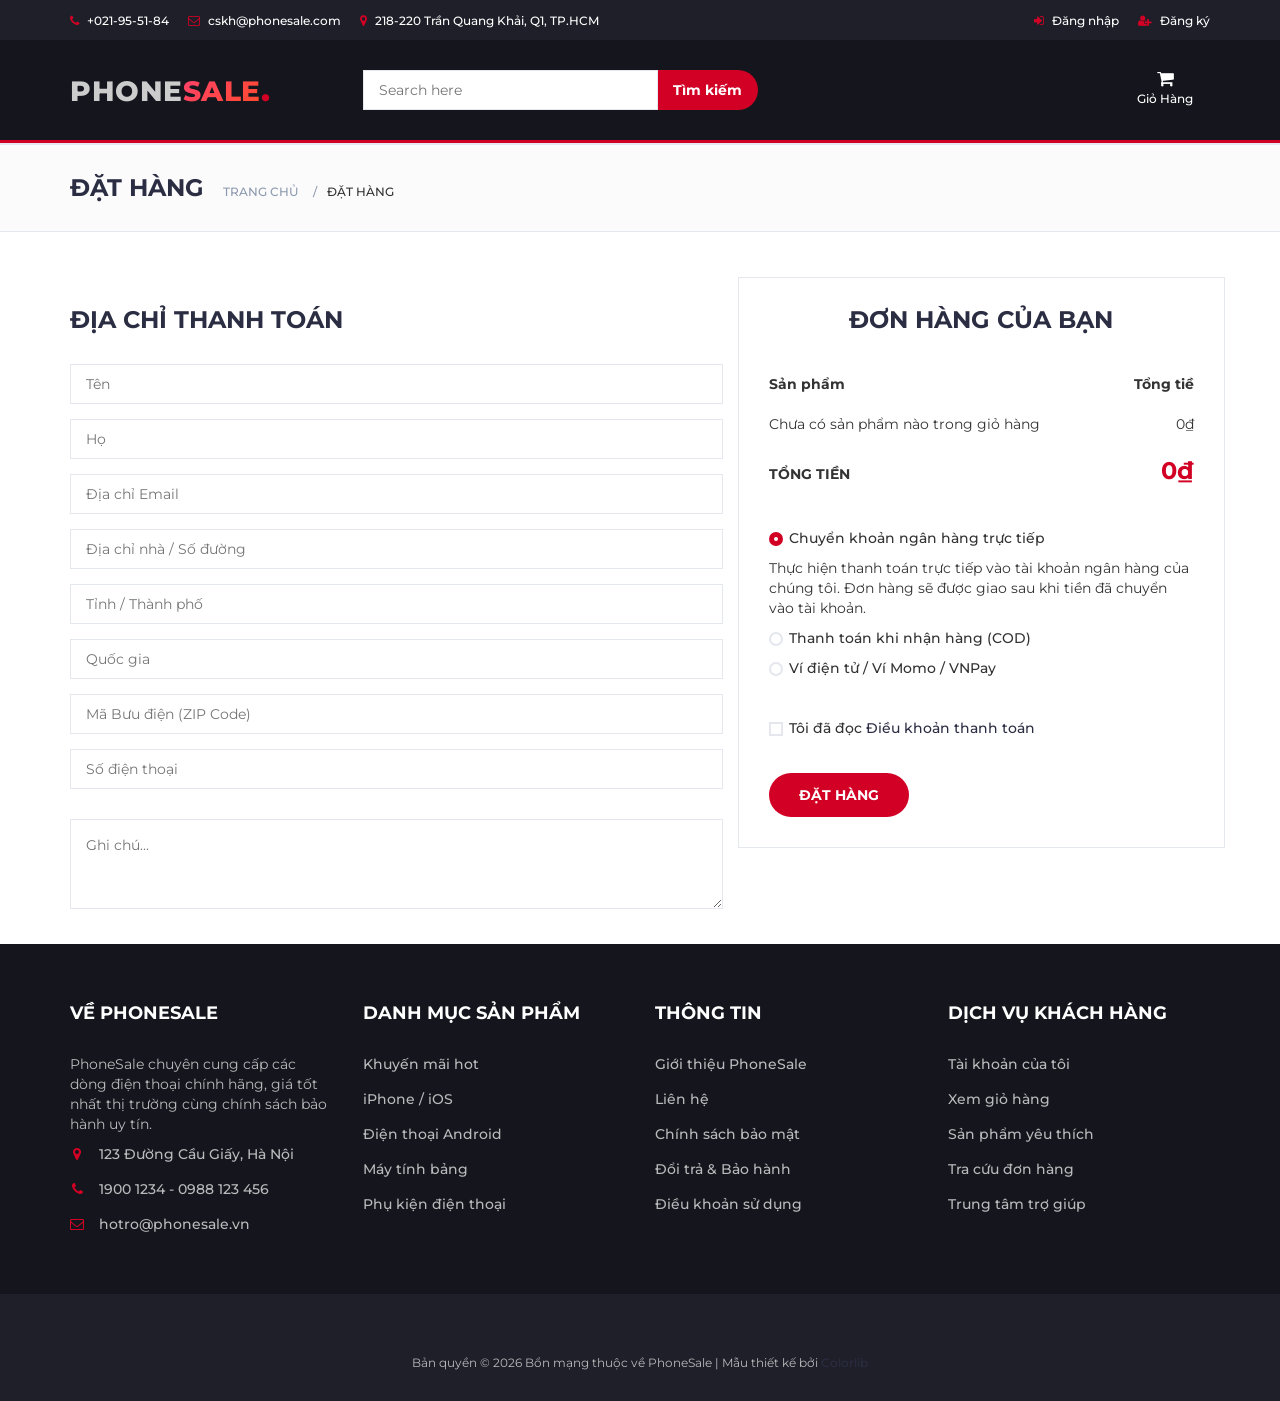
<file: checkout.html>
<!DOCTYPE html>
<html lang="en">

<head>
	<meta charset="utf-8">
	<meta http-equiv="X-UA-Compatible" content="IE=edge">
	<meta name="viewport" content="width=device-width, initial-scale=1">
	<!-- The above 3 meta tags *must* come first in the head; any other head content must come *after* these tags -->

	<title>PhoneSale</title>

	<!-- Google font -->
	<link href="https://fonts.googleapis.com/css?family=Montserrat:400,500,700" rel="stylesheet">

	<!-- Bootstrap -->
	<link type="text/css" rel="stylesheet" href="css/bootstrap.min.css" />

	<!-- Slick -->
	<link type="text/css" rel="stylesheet" href="css/slick.css" />
	<link type="text/css" rel="stylesheet" href="css/slick-theme.css" />

	<!-- nouislider -->
	<link type="text/css" rel="stylesheet" href="css/nouislider.min.css" />

	<!-- Font Awesome Icon -->
	<link rel="stylesheet" href="css/font-awesome.min.css">

	<!-- Custom stlylesheet -->
	<link type="text/css" rel="stylesheet" href="css/style.css" />



</head>

<body>
	<!-- HEADER -->
	<header>
		<!-- TOP HEADER -->
		<div id="top-header">
			<div class="container">
				<ul class="header-links pull-left">
					<li><a href="#"><i class="fa fa-phone"></i> +021-95-51-84</a></li>
					<li><a href="#"><i class="fa fa-envelope-o"></i> cskh@phonesale.com</a></li>
					<li><a href="#"><i class="fa fa-map-marker"></i> 218-220 Trần Quang Khải, Q1, TP.HCM</a></li>
				</ul>
				<ul class="header-links pull-right" id="auth-links">
					

				</ul>
			</div>
		</div>
		<!-- /TOP HEADER -->

		<!-- MAIN HEADER -->
		<div id="header">
			<!-- container -->
			<div class="container">
				<!-- row -->
				<div class="row">
					<!-- LOGO -->
					<div class="col-md-3">
						<div class="header-logo">
							<a href="index.html" class="logo-text">
								<span class="brand-phone">Phone</span><span class="brand-sale">Sale</span><span
									class="brand-dot">.</span>
							</a>
						</div>
					</div>
					<!-- /LOGO -->

					<!-- SEARCH BAR -->
					<div class="col-md-6">
						<div class="header-search">
							<form action="products.html">

								<input class="input" placeholder="Search here">
								<button class="search-btn">Tìm kiếm</button>
							</form>
						</div>
					</div>
					<!-- /SEARCH BAR -->

					<!-- ACCOUNT -->
					<div class="col-md-3 clearfix">
						<div class="header-ctn">


							<!-- Cart -->
							<div class="dropdown">
								<a href="cart.html">
									<i class="fa fa-shopping-cart"></i>
									<span>Giỏ Hàng</span>

								</a>
							</div>
							<!-- /Cart -->

							<!-- Menu Toogle -->
							<div class="menu-toggle">
								<a href="#">
									<i class="fa fa-bars"></i>
									<span>Menu</span>
								</a>
							</div>
							<!-- /Menu Toogle -->
						</div>
					</div>
					<!-- /ACCOUNT -->
				</div>
				<!-- row -->
			</div>
			<!-- container -->
		</div>
		<!-- /MAIN HEADER -->
	</header>
	<!-- /HEADER -->

	<!-- NAVIGATION -->
	<nav id="navigation">
		<!-- container -->
		<div class="container">
			<!-- responsive-nav -->
			<div id="responsive-nav">
				<!-- NAV -->

				<!-- /NAV -->
			</div>
			<!-- /responsive-nav -->
		</div>
		<!-- /container -->
	</nav>
	<!-- /NAVIGATION -->

	<!-- BREADCRUMB -->
	<div id="breadcrumb" class="section">
		<!-- container -->
		<div class="container">
			<!-- row -->
			<div class="row">
				<div class="col-md-12">
					<h3 class="breadcrumb-header">Đặt hàng</h3>
					<ul class="breadcrumb-tree">
						<li><a href="index.html">Trang chủ</a></li>
						<li class="active">Đặt hàng</li>
					</ul>
				</div>
			</div>
			<!-- /row -->
		</div>
		<!-- /container -->
	</div>
	<!-- /BREADCRUMB -->

	<!-- SECTION -->
	<div class="section">
		<!-- container -->
		<div class="container">
			<!-- row -->
			<div class="row">

				<div class="col-md-7">
					<!-- Billing Details -->
					<div class="billing-details">
						<div class="section-title">
							<h3 class="title">Địa chỉ thanh toán</h3>
						</div>
						<div class="form-group">
							<input class="input" type="text" name="first-name" placeholder="Tên">
						</div>
						<div class="form-group">
							<input class="input" type="text" name="last-name" placeholder="Họ">
						</div>
						<div class="form-group">
							<input class="input" type="email" name="email" placeholder="Địa chỉ Email">
						</div>
						<div class="form-group">
							<input class="input" type="text" name="address" placeholder="Địa chỉ nhà / Số đường">
						</div>
						<div class="form-group">
							<input class="input" type="text" name="city" placeholder="Tỉnh / Thành phố">
						</div>
						<div class="form-group">
							<input class="input" type="text" name="country" placeholder="Quốc gia">
						</div>
						<div class="form-group">
							<input class="input" type="text" name="zip-code" placeholder="Mã Bưu điện (ZIP Code)">
						</div>
						<div class="form-group">
							<input class="input" type="tel" name="tel" placeholder="Số điện thoại">
						</div>
					</div>


					<!-- Order notes -->
					<div class="order-notes">
						<textarea class="input" placeholder="Ghi chú..."></textarea>
					</div>
					<!-- /Order notes -->
				</div>

				<!-- Order Details -->
				<div class="col-md-5 order-details">
					<div class="section-title text-center">
						<h3 class="title">Đơn hàng của bạn</h3>
					</div>
					<div class="order-summary">
						<div class="order-col">
							<div><strong>Sản phẩm</strong></div>
							<div><strong>Tổng tiề</strong></div>
						</div>
						<div class="order-products">

						</div>

						<div class="order-col">
							<div><strong>TỔNG TIỀN</strong></div>
							<div><strong class="order-total">$2940.00</strong></div>
						</div>
					</div>
					<div class="payment-method">
						<div class="input-radio">
							<input type="radio" name="payment" id="payment-1" checked>
							<label for="payment-1">
								<span></span>
								Chuyển khoản ngân hàng trực tiếp
							</label>
							<div class="caption">
								<p>Thực hiện thanh toán trực tiếp vào tài khoản ngân hàng của chúng tôi. Đơn hàng sẽ
									được giao sau khi tiền đã chuyển vào tài khoản.</p>
							</div>
						</div>
						<div class="input-radio">
							<input type="radio" name="payment" id="payment-2">
							<label for="payment-2">
								<span></span>
								Thanh toán khi nhận hàng (COD)
							</label>
							<div class="caption">
								<p>Bạn sẽ thanh toán trực tiếp bằng tiền mặt cho nhân viên giao hàng ngay khi nhận được
									sản phẩm.</p>
							</div>
						</div>
						<div class="input-radio">
							<input type="radio" name="payment" id="payment-3">
							<label for="payment-3">
								<span></span>
								Ví điện tử / Ví Momo / VNPay
							</label>
							<div class="caption">
								<p>Thanh toán an toàn, nhanh chóng qua cổng thanh toán trực tuyến hoặc quét mã QR.</p>
							</div>
						</div>
					</div>
					<div class="input-checkbox">
						<input type="checkbox" id="terms">
						<label for="terms">
							<span></span>
							Tôi đã đọc <a href="#">Điều khoản thanh toán</a>
						</label>
					</div>
					<button type="button" onclick="handleOrder()" class="primary-btn order-submit">Đặt hàng</a>
				</div>
				<!-- /Order Details -->
			</div>
			<!-- /row -->
		</div>
		<!-- /container -->
	</div>
	<!-- /SECTION -->



	<!-- FOOTER -->
	<footer id="footer">
		<!-- top footer -->
		<div class="section">
			<!-- container -->
			<div class="container">
				<!-- row -->
				<div class="row">
					<div class="col-md-3 col-xs-6">
						<div class="footer">
							<h3 class="footer-title">Về PhoneSale</h3>
							<p>PhoneSale chuyên cung cấp các dòng điện thoại chính hãng, giá tốt nhất thị trường cùng
								chính sách bảo hành uy tín.</p>
							<ul class="footer-links">
								<li><a href="#"><i class="fa fa-map-marker"></i>123 Đường Cầu Giấy, Hà Nội</a></li>
								<li><a href="#"><i class="fa fa-phone"></i>1900 1234 - 0988 123 456</a></li>
								<li><a href="#"><i class="fa fa-envelope-o"></i>hotro@phonesale.vn</a></li>
							</ul>
						</div>
					</div>

					<div class="col-md-3 col-xs-6">
						<div class="footer">
							<h3 class="footer-title">Danh Mục Sản Phẩm</h3>
							<ul class="footer-links">
								<li><a href="#">Khuyến mãi hot</a></li>
								<li><a href="#">iPhone / iOS</a></li>
								<li><a href="#">Điện thoại Android</a></li>
								<li><a href="#">Máy tính bảng</a></li>
								<li><a href="#">Phụ kiện điện thoại</a></li>
							</ul>
						</div>
					</div>

					<div class="clearfix visible-xs"></div>

					<div class="col-md-3 col-xs-6">
						<div class="footer">
							<h3 class="footer-title">Thông Tin</h3>
							<ul class="footer-links">
								<li><a href="#">Giới thiệu PhoneSale</a></li>
								<li><a href="contact.html">Liên hệ</a></li>
								<li><a href="#">Chính sách bảo mật</a></li>
								<li><a href="#">Đổi trả & Bảo hành</a></li>
								<li><a href="#">Điều khoản sử dụng</a></li>
							</ul>
						</div>
					</div>

					<div class="col-md-3 col-xs-6">
						<div class="footer">
							<h3 class="footer-title">Dịch Vụ Khách Hàng</h3>
							<ul class="footer-links">
								<li><a href="#">Tài khoản của tôi</a></li>
								<li><a href="#">Xem giỏ hàng</a></li>
								<li><a href="#">Sản phẩm yêu thích</a></li>
								<li><a href="#">Tra cứu đơn hàng</a></li>
								<li><a href="#">Trung tâm trợ giúp</a></li>
							</ul>
						</div>
					</div>
				</div>
				<!-- /row -->
			</div>
			<!-- /container -->
		</div>
		<!-- /top footer -->

		<!-- bottom footer -->
		<div id="bottom-footer" class="section">
			<div class="container">
				<!-- row -->
				<div class="row">
					<div class="col-md-12 text-center">

						<span class="copyright">
							<!-- Link back to Colorlib can't be removed. Template is licensed under CC BY 3.0. -->
							Bản quyền &copy;
							<script>document.write(new Date().getFullYear());</script> Bổn mạng thuộc về PhoneSale | Mẫu
							thiết kế bởi <a href="https://colorlib.com" target="_blank">Colorlib</a>
							<!-- Link back to Colorlib can't be removed. Template is licensed under CC BY 3.0. -->
						</span>
					</div>
				</div>
				<!-- /row -->
			</div>
			<!-- /container -->
		</div>
		<!-- /bottom footer -->
	</footer>
	<!-- /FOOTER -->

	<!-- jQuery Plugins -->
	<script src="js/jquery.min.js"></script>
	<script src="js/bootstrap.min.js"></script>
	<script src="js/slick.min.js"></script>
	<script src="js/nouislider.min.js"></script>
	<script src="js/jquery.zoom.min.js"></script>
	<script src="js/main.js"></script>
	<script>
		document.addEventListener('DOMContentLoaded', function () {
			// 1. Quản lý trạng thái đăng nhập / đăng xuất
			const authContainer = document.getElementById('auth-links');
			const currentUser = JSON.parse(localStorage.getItem('currentUser')) ||
				JSON.parse(sessionStorage.getItem('currentUser'));

			if (authContainer) {
				if (currentUser) {
					authContainer.innerHTML = `
                
                <li>
                    <a href="profile.html">
                        <i class="fa fa-user-o"></i> ${currentUser.fullName || 'Tài khoản'}
                    </a>
                </li>
                <li>
                    <a href="#" id="btnLogout">
                        <i class="fa fa-sign-out"></i> Đăng xuất
                    </a>
                </li>
            `;

					document.getElementById('btnLogout').addEventListener('click', function (e) {
						e.preventDefault();
						localStorage.removeItem('currentUser');
						sessionStorage.removeItem('currentUser');
						alert('Đã đăng xuất thành công!');
						window.location.reload();
					});
				} else {
					authContainer.innerHTML = `
                
                <li>
                    <a href="login.html">
                        <i class="fa fa-sign-in"></i> Đăng nhập
                    </a>
                </li>
                <li>
                    <a href="register.html">
                        <i class="fa fa-user-plus"></i> Đăng ký
                    </a>
                </li>
            `;
				}
			}

			function formatCurrency(amount) {
				return new Intl.NumberFormat('vi-VN').format(amount) + '₫';
			}

			const cart = JSON.parse(localStorage.getItem('cart')) || [];
			const orderProductsContainer = document.querySelector('.order-products');
			const orderTotalElement = document.querySelector('.order-total');

			if (!orderProductsContainer) return;

			if (cart.length === 0) {
				orderProductsContainer.innerHTML = `
            <div class="order-col">
                <div>Chưa có sản phẩm nào trong giỏ hàng</div>
                <div>0₫</div>
            </div>`;
				if (orderTotalElement) orderTotalElement.textContent = '0₫';
				return;
			}

			let grandTotal = 0;

			orderProductsContainer.innerHTML = cart.map(item => {
				const rawPrice = item.unitPrice ?? item.price ?? 0;
				let priceNum = 0;

				if (typeof rawPrice === 'number') {
					priceNum = rawPrice;
				} else if (typeof rawPrice === 'string') {
					priceNum = parseFloat(rawPrice.replace(/[^\d]/g, '')) || 0;
				}

				const quantity = item.quantity || item.qty || 1;
				const itemTotal = priceNum * quantity;
				grandTotal += itemTotal;

				const optionText = [item.storage, item.color].filter(Boolean).join(' - ');
				const optionDisplay = optionText ? ` <small style="color: #888;">(${optionText})</small>` : '';

				return `
            <div class="order-col">
                <div>${quantity}x ${item.name || item.title || 'Sản phẩm'}${optionDisplay}</div>
                <div>${formatCurrency(itemTotal)}</div>
            </div>
        `;
			}).join('');

			if (orderTotalElement) {
				orderTotalElement.textContent = formatCurrency(grandTotal);
			}
		});
		function handleOrder() {
			alert('Đặt hàng thành công!');
			window.location.href = 'index.html'
		}
	</script>

</body>

</html>
</file>
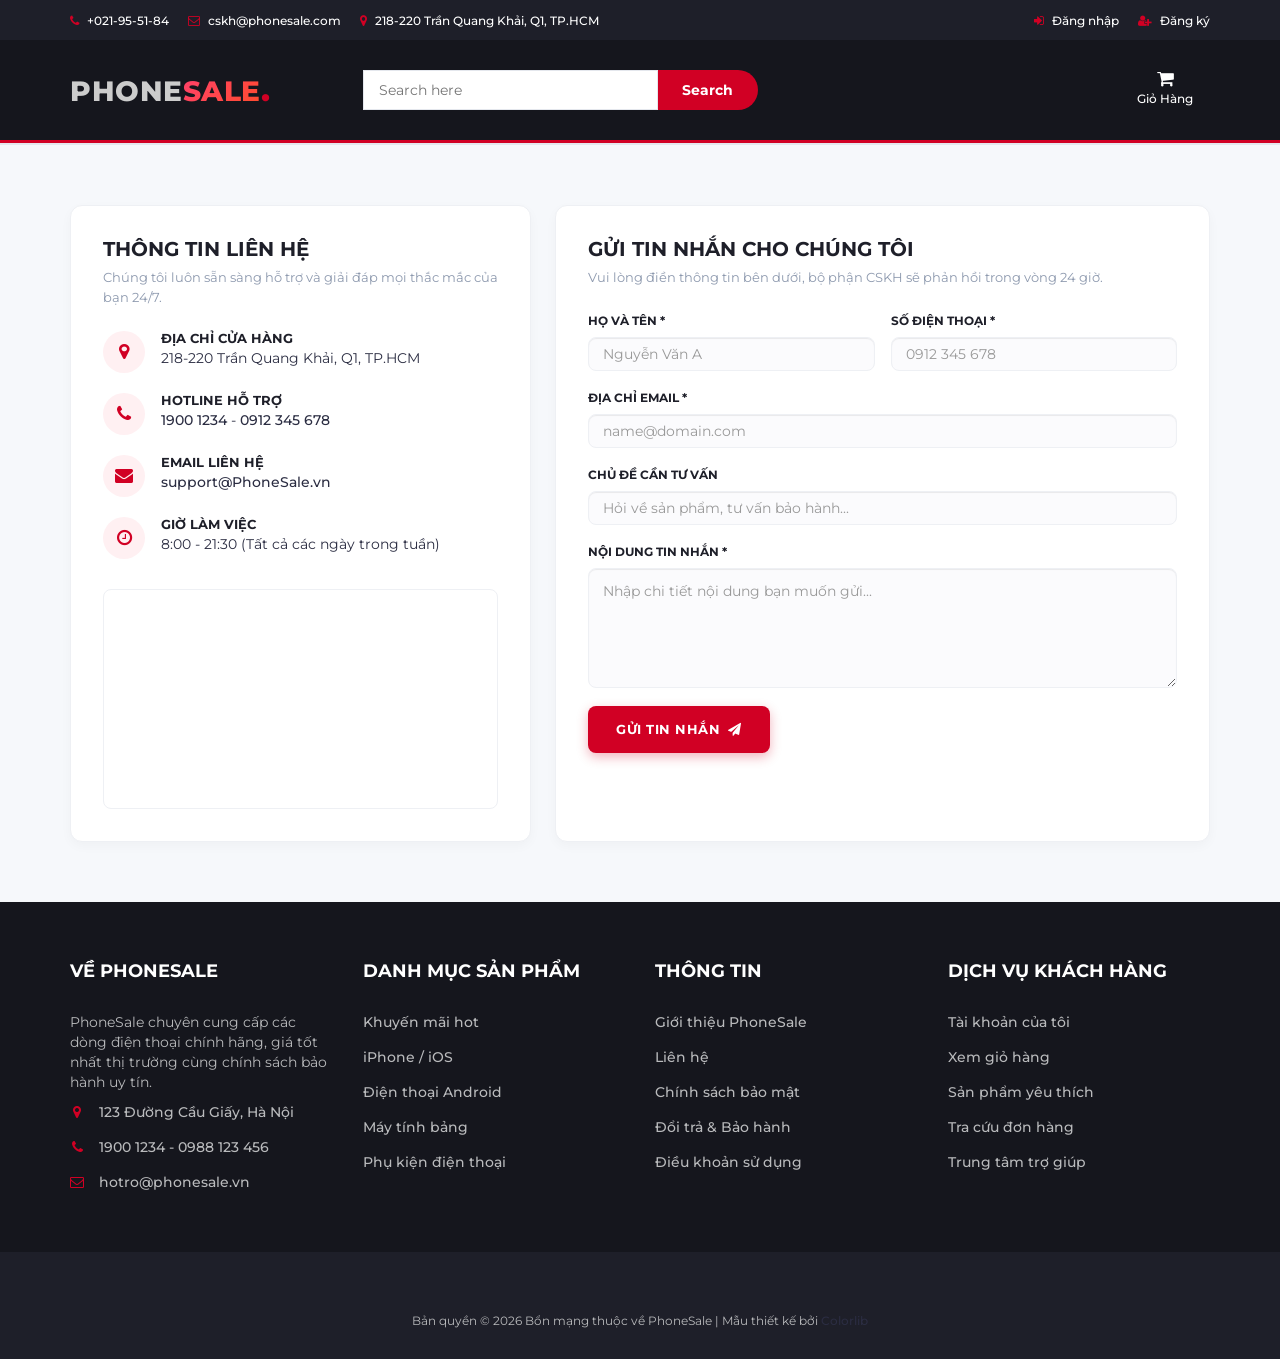
<file: contact.html>
<!DOCTYPE html>
<html lang="en">

<head>
	<meta charset="utf-8">
	<meta http-equiv="X-UA-Compatible" content="IE=edge">
	<meta name="viewport" content="width=device-width, initial-scale=1">
	<!-- The above 3 meta tags *must* come first in the head; any other head content must come *after* these tags -->

	<title>PhoneSale</title>

	<!-- Google font -->
	<link href="https://fonts.googleapis.com/css?family=Montserrat:400,500,700" rel="stylesheet">

	<!-- Bootstrap -->
	<link type="text/css" rel="stylesheet" href="css/bootstrap.min.css" />

	<!-- Slick -->
	<link type="text/css" rel="stylesheet" href="css/slick.css" />
	<link type="text/css" rel="stylesheet" href="css/slick-theme.css" />

	<!-- nouislider -->
	<link type="text/css" rel="stylesheet" href="css/nouislider.min.css" />

	<!-- Font Awesome Icon -->
	<link rel="stylesheet" href="css/font-awesome.min.css">

	<!-- Custom stlylesheet -->
	<link type="text/css" rel="stylesheet" href="css/style.css" />
	<link type="text/css" rel="stylesheet" href="css/cart.css" />

</head>

<body>
	<!-- HEADER -->
	<header>
		<!-- TOP HEADER -->
		<div id="top-header">
			<div class="container">
				<ul class="header-links pull-left">
					<li><a href="#"><i class="fa fa-phone"></i> +021-95-51-84</a></li>
					<li><a href="#"><i class="fa fa-envelope-o"></i> cskh@phonesale.com</a></li>
					<li><a href="#"><i class="fa fa-map-marker"></i> 218-220 Trần Quang Khải, Q1, TP.HCM</a></li>
				</ul>
				<ul class="header-links pull-right" id="auth-links">
    
    
</ul>
			</div>
		</div>
		<!-- /TOP HEADER -->

		<!-- MAIN HEADER -->
		<div id="header">
			<!-- container -->
			<div class="container">
				<!-- row -->
				<div class="row">
					<!-- LOGO -->
					<div class="col-md-3">
						<div class="header-logo">
							<a href="index.html" class="logo-text">
								<span class="brand-phone">Phone</span><span class="brand-sale">Sale</span><span
									class="brand-dot">.</span>
							</a>
						</div>
					</div>
					<!-- /LOGO -->

					<!-- SEARCH BAR -->
					<div class="col-md-6">
						<div class="header-search">
							<form action="products.html">
								
								<input class="input" placeholder="Search here">
								<button class="search-btn">Search</button>
							</form>
						</div>
					</div>
					<!-- /SEARCH BAR -->

					<!-- ACCOUNT -->
					<div class="col-md-3 clearfix">
						<div class="header-ctn">
							

							<!-- Cart -->
							<div class="dropdown">
								<a href="cart.html">
									<i class="fa fa-shopping-cart"></i>
									<span>Giỏ Hàng</span>
									
								</a>
							</div>
							<!-- /Cart -->

							<!-- Menu Toogle -->
							<div class="menu-toggle">
								<a href="#">
									<i class="fa fa-bars"></i>
									<span>Menu</span>
								</a>
							</div>
							<!-- /Menu Toogle -->
						</div>
					</div>
					<!-- /ACCOUNT -->
				</div>
				<!-- row -->
			</div>
			<!-- container -->
		</div>
		<!-- /MAIN HEADER -->
	</header>
	<!-- /HEADER -->

	<!-- NAVIGATION -->
	<nav id="navigation">
		<!-- container -->
		<div class="container">
			<!-- responsive-nav -->
			<div id="responsive-nav">
				<!-- NAV -->

				<!-- /NAV -->
			</div>
			<!-- /responsive-nav -->
		</div>
		<!-- /container -->
	</nav>
	<!-- /NAVIGATION -->

	<!-- CSS Cho Contact Section -->
	<style>
		:root {
			--primary: #d10024;
			--primary-hover: #a8001d;
			--dark: #1e1f29;
			--text-main: #2b2d42;
			--text-muted: #8d99ae;
			--bg-light: #f8f9fa;
			--border-color: #eef0f4;
			--radius: 12px;
			--shadow-sm: 0 4px 12px rgba(0, 0, 0, 0.03);
		}

		.contact-section {
			padding: 60px 0;
			background-color: #f6f8fb;
			font-family: 'Montserrat', sans-serif;
		}

		.contact-card {
			background: #ffffff;
			border-radius: var(--radius);
			box-shadow: var(--shadow-sm);
			border: 1px solid var(--border-color);
			padding: 32px;
			height: 100%;
		}

		.contact-title {
			font-size: 20px;
			font-weight: 700;
			color: var(--dark);
			margin-bottom: 8px;
			text-transform: uppercase;
		}

		.contact-desc {
			font-size: 13px;
			color: var(--text-muted);
			margin-bottom: 24px;
			line-height: 1.5;
		}

		/* Contact Info Items */
		.info-list {
			display: flex;
			flex-direction: column;
			gap: 20px;
			margin-bottom: 30px;
		}

		.info-item {
			display: flex;
			align-items: flex-start;
			gap: 16px;
		}

		.info-icon {
			width: 42px;
			height: 42px;
			border-radius: 50%;
			background: #fff0f2;
			color: var(--primary);
			display: flex;
			align-items: center;
			justify-content: center;
			font-size: 18px;
			flex-shrink: 0;
		}

		.info-content h5 {
			font-size: 13px;
			font-weight: 700;
			text-transform: uppercase;
			color: var(--dark);
			margin-bottom: 4px;
		}

		.info-content p {
			font-size: 14px;
			color: var(--text-main);
			margin: 0;
			line-height: 1.4;
		}

		.info-content a {
			color: var(--text-main);
			text-decoration: none;
			transition: color 0.2s ease;
		}

		.info-content a:hover {
			color: var(--primary);
		}

		/* Contact Form Elements */
		.contact-form .form-group {
			margin-bottom: 18px;
		}

		.contact-form .form-label {
			display: block;
			font-size: 12px;
			font-weight: 700;
			text-transform: uppercase;
			color: var(--dark);
			margin-bottom: 8px;
		}

		.contact-form .form-control {
			width: 100%;
			padding: 12px 14px;
			border: 1px solid var(--border-color);
			border-radius: 8px;
			font-size: 14px;
			font-family: inherit;
			color: var(--text-main);
			background: #fbfbfd;
			outline: none;
			transition: all 0.2s ease;
		}

		.contact-form .form-control:focus {
			border-color: var(--primary);
			background: #ffffff;
			box-shadow: 0 0 0 3px rgba(209, 0, 36, 0.1);
		}

		.contact-form textarea.form-control {
			resize: vertical;
			min-height: 120px;
		}

		.btn-send-contact {
			background: var(--primary);
			color: #ffffff;
			border: none;
			padding: 14px 28px;
			border-radius: 8px;
			font-size: 13px;
			font-weight: 700;
			text-transform: uppercase;
			letter-spacing: 0.5px;
			cursor: pointer;
			box-shadow: 0 4px 12px rgba(209, 0, 36, 0.3);
			transition: all 0.3s ease;
			display: inline-flex;
			align-items: center;
			gap: 8px;
		}

		.btn-send-contact:hover {
			background: var(--primary-hover);
			box-shadow: 0 6px 18px rgba(209, 0, 36, 0.4);
			transform: translateY(-1px);
		}

		/* Map Box */
		.map-box {
			width: 100%;
			height: 220px;
			border-radius: 8px;
			overflow: hidden;
			border: 1px solid var(--border-color);
		}

		.map-box iframe {
			width: 100%;
			height: 100%;
			border: 0;
		}
	</style>

	<!-- HTML Contact Section -->
	<div class="contact-section">
		<div class="container">
			<div class="row" style="display: flex; flex-wrap: wrap; margin: -12px;">

				<!-- Cột trái: Thông tin liên hệ & Bản đồ -->
				<div class="col-md-5" style="padding: 12px; flex: 0 0 41.666667%; max-width: 41.666667%;">
					<div class="contact-card">
						<h3 class="contact-title">Thông tin liên hệ</h3>
						<p class="contact-desc">Chúng tôi luôn sẵn sàng hỗ trợ và giải đáp mọi thắc mắc của bạn 24/7.
						</p>

						<div class="info-list">
							<div class="info-item">
								<div class="info-icon"><i class="fa fa-map-marker"></i></div>
								<div class="info-content">
									<h5>Địa chỉ cửa hàng</h5>
									<p>218-220 Trần Quang Khải, Q1, TP.HCM</p>
								</div>
							</div>

							<div class="info-item">
								<div class="info-icon"><i class="fa fa-phone"></i></div>
								<div class="info-content">
									<h5>Hotline hỗ trợ</h5>
									<p><a href="tel:19001234">1900 1234</a> - <a href="tel:0912345678">0912 345 678</a>
									</p>
								</div>
							</div>

							<div class="info-item">
								<div class="info-icon"><i class="fa fa-envelope"></i></div>
								<div class="info-content">
									<h5>Email liên hệ</h5>
									<p><a href="mailto:support@PhoneSale.vn">support@PhoneSale.vn</a></p>
								</div>
							</div>

							<div class="info-item">
								<div class="info-icon"><i class="fa fa-clock-o"></i></div>
								<div class="info-content">
									<h5>Giờ làm việc</h5>
									<p>8:00 - 21:30 (Tất cả các ngày trong tuần)</p>
								</div>
							</div>
						</div>

						<!-- Bản đồ nhúng -->
						<div class="map-box">
							<iframe
								src="https://www.google.com/maps/embed?pb=!1m18!1m12!1m3!1d3919.2594775326675!2d106.68530137573607!3d10.791427858915418!2m3!1f0!2f0!3f0!3m2!1i1024!2i768!4f13.1!3m3!1m2!1s0x317528d29ef3ff0f%3A0x13d1c51c66c8ed63!2zMjE4IFRy4bqnbiBRdWFuZyBLaOG6o2ksIFTDom4gxJDhu4tuaCwgSOG7kyBDaMOtIE1pbmgsIFZp4buHdCBOYW0!5e0!3m2!1svi!2s!4v1786363262297!5m2!1svi!2s"
								width="600" height="450" style="border:0;" allowfullscreen="" loading="lazy"
								referrerpolicy="strict-origin-when-cross-origin"></iframe>
						</div>
					</div>
				</div>

				<!-- Cột phải: Form gửi tin nhắn -->
				<div class="col-md-7" style="padding: 12px; flex: 0 0 58.333333%; max-width: 58.333333%;">
					<div class="contact-card">
						<h3 class="contact-title">Gửi tin nhắn cho chúng tôi</h3>
						<p class="contact-desc">Vui lòng điền thông tin bên dưới, bộ phận CSKH sẽ phản hồi trong vòng 24
							giờ.</p>

						<form id="contactForm" class="contact-form" action="#" method="POST" novalidate>
							<div style="display: flex; gap: 16px;">
								<div class="form-group" style="flex: 1;">
									<label class="form-label">Họ và tên *</label>
									<input type="text" id="contactName" class="form-control" placeholder="Nguyễn Văn A">
								</div>
								<div class="form-group" style="flex: 1;">
									<label class="form-label">Số điện thoại *</label>
									<input type="tel" id="contactPhone" class="form-control" placeholder="0912 345 678">
								</div>
							</div>

							<div class="form-group">
								<label class="form-label">Địa chỉ Email *</label>
								<input type="email" id="contactEmail" class="form-control"
									placeholder="name@domain.com">
							</div>

							<div class="form-group">
								<label class="form-label">Chủ đề cần tư vấn</label>
								<input type="text" id="contactSubject" class="form-control"
									placeholder="Hỏi về sản phẩm, tư vấn bảo hành...">
							</div>

							<div class="form-group">
								<label class="form-label">Nội dung tin nhắn *</label>
								<textarea id="contactMessage" class="form-control"
									placeholder="Nhập chi tiết nội dung bạn muốn gửi..."></textarea>
							</div>

							<button type="button" onclick="alert('Đã gửi tin nhắn thành công! Chúng tôi sẽ liên hệ với bạn')" class="btn-send-contact">
								Gửi tin nhắn <i class="fa fa-paper-plane"></i>
							</button>
						</form>
					</div>
				</div>

			</div>
		</div>
	</div>



	<!-- FOOTER -->
	<footer id="footer">
		<!-- top footer -->
		<div class="section">
			<!-- container -->
			<div class="container">
				<!-- row -->
				<div class="row">
					<div class="col-md-3 col-xs-6">
						<div class="footer">
							<h3 class="footer-title">Về PhoneSale</h3>
							<p>PhoneSale chuyên cung cấp các dòng điện thoại chính hãng, giá tốt nhất thị trường cùng
								chính sách bảo hành uy tín.</p>
							<ul class="footer-links">
								<li><a href="#"><i class="fa fa-map-marker"></i>123 Đường Cầu Giấy, Hà Nội</a></li>
								<li><a href="#"><i class="fa fa-phone"></i>1900 1234 - 0988 123 456</a></li>
								<li><a href="#"><i class="fa fa-envelope-o"></i>hotro@phonesale.vn</a></li>
							</ul>
						</div>
					</div>

					<div class="col-md-3 col-xs-6">
						<div class="footer">
							<h3 class="footer-title">Danh Mục Sản Phẩm</h3>
							<ul class="footer-links">
								<li><a href="#">Khuyến mãi hot</a></li>
								<li><a href="#">iPhone / iOS</a></li>
								<li><a href="#">Điện thoại Android</a></li>
								<li><a href="#">Máy tính bảng</a></li>
								<li><a href="#">Phụ kiện điện thoại</a></li>
							</ul>
						</div>
					</div>

					<div class="clearfix visible-xs"></div>

					<div class="col-md-3 col-xs-6">
						<div class="footer">
							<h3 class="footer-title">Thông Tin</h3>
							<ul class="footer-links">
								<li><a href="#">Giới thiệu PhoneSale</a></li>
								<li><a href="contact.html">Liên hệ</a></li>
								<li><a href="#">Chính sách bảo mật</a></li>
								<li><a href="#">Đổi trả & Bảo hành</a></li>
								<li><a href="#">Điều khoản sử dụng</a></li>
							</ul>
						</div>
					</div>

					<div class="col-md-3 col-xs-6">
						<div class="footer">
							<h3 class="footer-title">Dịch Vụ Khách Hàng</h3>
							<ul class="footer-links">
								<li><a href="#">Tài khoản của tôi</a></li>
								<li><a href="#">Xem giỏ hàng</a></li>
								<li><a href="#">Sản phẩm yêu thích</a></li>
								<li><a href="#">Tra cứu đơn hàng</a></li>
								<li><a href="#">Trung tâm trợ giúp</a></li>
							</ul>
						</div>
					</div>
				</div>
				<!-- /row -->
			</div>
			<!-- /container -->
		</div>
		<!-- /top footer -->

		<!-- bottom footer -->
		<div id="bottom-footer" class="section">
			<div class="container">
				<!-- row -->
				<div class="row">
					<div class="col-md-12 text-center">

						<span class="copyright">
							<!-- Link back to Colorlib can't be removed. Template is licensed under CC BY 3.0. -->
							Bản quyền &copy;
							<script>document.write(new Date().getFullYear());</script> Bổn mạng thuộc về PhoneSale | Mẫu
							thiết kế bởi <a href="https://colorlib.com" target="_blank">Colorlib</a>
							<!-- Link back to Colorlib can't be removed. Template is licensed under CC BY 3.0. -->
						</span>
					</div>
				</div>
				<!-- /row -->
			</div>
			<!-- /container -->
		</div>
		<!-- /bottom footer -->
	</footer>
	<!-- /FOOTER -->

	<!-- jQuery Plugins -->
	<script src="js/jquery.min.js"></script>
	<script src="js/bootstrap.min.js"></script>
	<script src="js/slick.min.js"></script>
	<script src="js/nouislider.min.js"></script>
	<script src="js/jquery.zoom.min.js"></script>
	<script src="js/main.js"></script><script>
    document.addEventListener('DOMContentLoaded', function () {
        const authContainer = document.getElementById('auth-links');

        // Lấy thông tin user đăng nhập từ localStorage hoặc sessionStorage
        const currentUser = JSON.parse(localStorage.getItem('currentUser')) || 
                            JSON.parse(sessionStorage.getItem('currentUser'));

        if (currentUser) {
            // ĐÃ ĐĂNG NHẬP: Hiển thị Profile và Nút Đăng xuất
            authContainer.innerHTML = `
                
                <li>
                    <a href="profile.html">
                        <i class="fa fa-user-o"></i> ${currentUser.fullName || 'Tài khoản'}
                    </a>
                </li>
                <li>
                    <a href="#" id="btnLogout">
                        <i class="fa fa-sign-out"></i> Đăng xuất
                    </a>
                </li>
            `;

            // Bắt sự kiện Đăng xuất
            document.getElementById('btnLogout').addEventListener('click', function (e) {
                e.preventDefault();
                
                // Xóa phiên làm việc khỏi cả 2 bộ nhớ
                localStorage.removeItem('currentUser');
                sessionStorage.removeItem('currentUser');

                alert('Đã đăng xuất thành công!');
                window.location.reload(); // Tải lại trang để cập nhật giao diện
            });

        } else {
            // CHƯA ĐĂNG NHẬP: Hiển thị Nút Đăng nhập / Đăng ký
            authContainer.innerHTML = `
                
                <li>
                    <a href="login.html">
                        <i class="fa fa-sign-in"></i> Đăng nhập
                    </a>
                </li>
                <li>
                    <a href="register.html">
                        <i class="fa fa-user-plus"></i> Đăng ký
                    </a>
                </li>
            `;
        }
    });
</script>

</body>

</html>
</file>
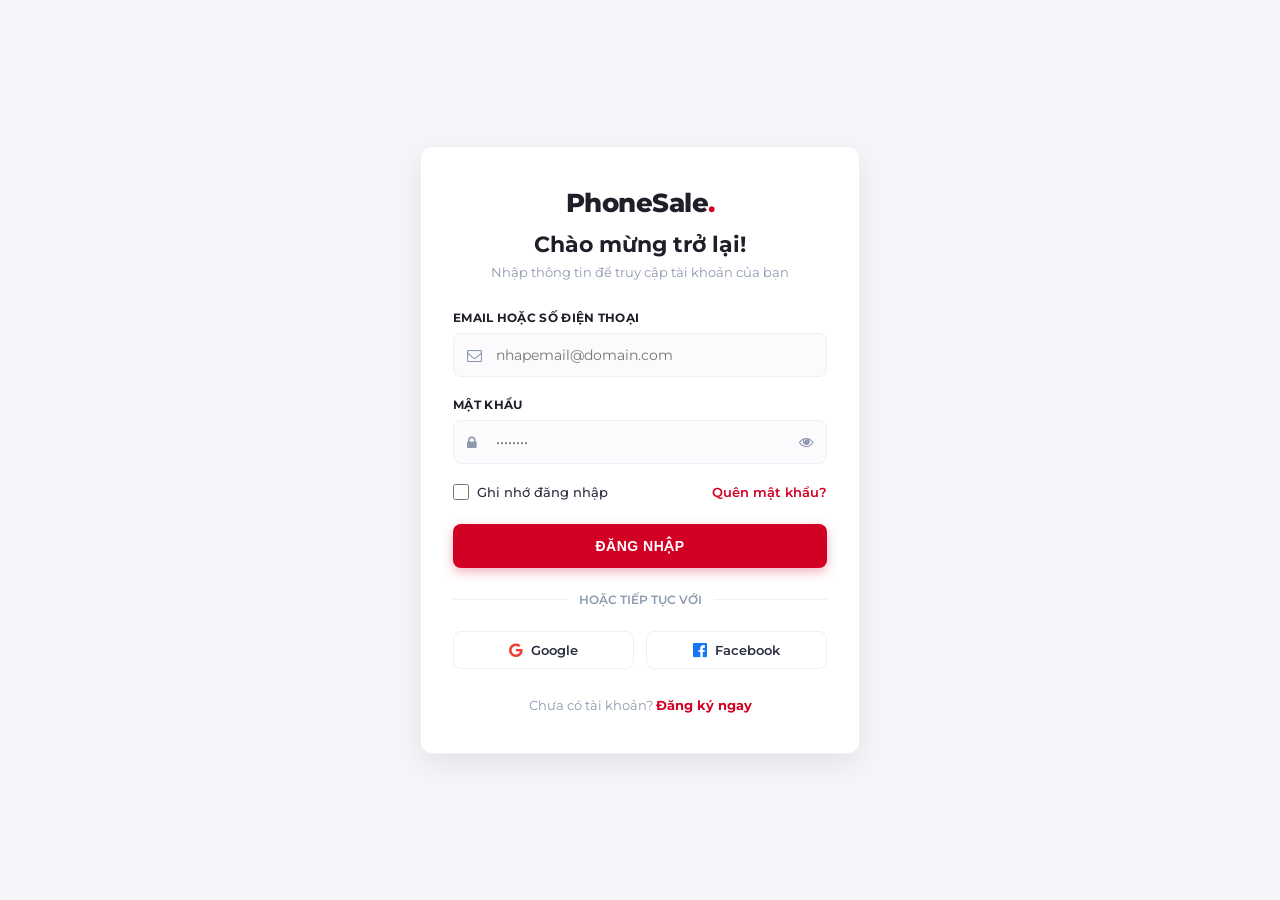
<file: login.html>
<!DOCTYPE html>
<html lang="vi">

<head>
	<meta charset="UTF-8">
	<meta name="viewport" content="width=device-width, initial-scale=1.0">
	<title>Đăng Nhập - PhoneSale Store</title>
	<link href="https://fonts.googleapis.com/css2?family=Montserrat:wght@400;500;600;700;800&display=swap"
		rel="stylesheet">
	<link rel="stylesheet" href="https://cdnjs.cloudflare.com/ajax/libs/font-awesome/4.7.0/css/font-awesome.min.css">

	<link rel="stylesheet" href="css/login.css">
</head>

<body>

	<div class="auth-card">
		<div class="auth-header">
			<a href="#" class="brand-logo">PhoneSale<span>.</span></a>
			<h2>Chào mừng trở lại!</h2>
			<p>Nhập thông tin để truy cập tài khoản của bạn</p>
		</div>

		<form id="loginForm" novalidate>
			<div class="form-group">
				<label class="form-label">Email hoặc Số điện thoại</label>
				<div class="input-wrapper">
					<i class="fa fa-envelope-o input-icon"></i>
					<input type="text" class="form-input" placeholder="nhapemail@domain.com" required>
				</div>
			</div>

			<div class="form-group">
				<label class="form-label">Mật khẩu</label>
				<div class="input-wrapper">
					<i class="fa fa-lock input-icon"></i>
					<input type="password" id="loginPassword" class="form-input" placeholder="••••••••" required>
					<i class="fa fa-eye toggle-password" onclick="togglePasswordVisibility('loginPassword', this)"></i>
				</div>
			</div>

			<div class="form-actions">
				<label class="remember-me">
					<input type="checkbox" id="rememberMe">
					<span>Ghi nhớ đăng nhập</span>
				</label>
				<a href="#" class="forgot-link">Quên mật khẩu?</a>
			</div>

			<button type="submit" class="btn-primary">Đăng Nhập</button>
		</form>

		<div class="divider"><span>Hoặc tiếp tục với</span></div>

		<div class="social-login">
			<a href="#" class="btn-social btn-google">
				<i class="fa fa-google"></i> Google
			</a>
			<a href="#" class="btn-social btn-facebook">
				<i class="fa fa-facebook-official"></i> Facebook
			</a>
		</div>

		<div class="auth-footer">
			Chưa có tài khoản? <a href="register.html">Đăng ký ngay</a>
		</div>
	</div>

	<script>
		function togglePasswordVisibility(inputId, icon) {
			const input = document.getElementById(inputId);
			if (input.type === 'password') {
				input.type = 'text';
				icon.classList.remove('fa-eye');
				icon.classList.add('fa-eye-slash');
			} else {
				input.type = 'password';
				icon.classList.remove('fa-eye-slash');
				icon.classList.add('fa-eye');
			}
		}

		document.addEventListener('DOMContentLoaded', function () {
			const loginForm = document.getElementById('loginForm');
			const accountInput = loginForm.querySelector('input[type="text"]');
			const passwordInput = document.getElementById('loginPassword');
			const rememberMeCheckbox = document.getElementById('rememberMe');

			function showError(input, message) {
				const wrapper = input.closest('.form-group');
				let errorElem = wrapper.querySelector('.error-msg');
				if (!errorElem) {
					errorElem = document.createElement('small');
					errorElem.className = 'error-msg';
					errorElem.style.color = '#d10024';
					errorElem.style.fontSize = '12px';
					errorElem.style.marginTop = '4px';
					errorElem.style.display = 'block';
					wrapper.appendChild(errorElem);
				}
				errorElem.innerText = message;
				input.style.borderColor = '#d10024';
			}

			function clearError(input) {
				const wrapper = input.closest('.form-group');
				const errorElem = wrapper.querySelector('.error-msg');
				if (errorElem) {
					errorElem.remove();
				}
				input.style.borderColor = '#eef0f4';
			}

			function validateEmailOrPhone(input) {
				const value = input.value.trim();
				const emailRegex = /^[^\s@]+@[^\s@]+\.[^\s@]+$/;
				const phoneRegex = /(84|0[3|5|7|8|9])+([0-9]{8})\b/;

				if (value === '') {
					showError(input, 'Vui lòng nhập Email hoặc Số điện thoại.');
					return false;
				} else if (!emailRegex.test(value) && !phoneRegex.test(value)) {
					showError(input, 'Email hoặc Số điện thoại không đúng định dạng.');
					return false;
				}
				clearError(input);
				return true;
			}

			function validatePassword(input) {
				if (input.value.trim() === '') {
					showError(input, 'Vui lòng nhập mật khẩu.');
					return false;
				}
				clearError(input);
				return true;
			}

			accountInput.addEventListener('blur', () => validateEmailOrPhone(accountInput));
			passwordInput.addEventListener('blur', () => validatePassword(passwordInput));

			loginForm.addEventListener('submit', function (e) {
				e.preventDefault();

				const isAccountValid = validateEmailOrPhone(accountInput);
				const isPasswordValid = validatePassword(passwordInput);

				if (isAccountValid && isPasswordValid) {
					const accountValue = accountInput.value.trim();
					const passwordValue = passwordInput.value;

					const users = JSON.parse(localStorage.getItem('users')) || [];

					const user = users.find(u => u.email === accountValue || u.phone === accountValue);

					if (!user) {
						showError(accountInput, 'Tài khoản không tồn tại trong hệ thống.');
						return;
					}

					if (user.password !== passwordValue) {
						showError(passwordInput, 'Mật khẩu không chính xác.');
						return;
					}

					const sessionUser = {
						id: user.id,
						fullName: user.fullName,
						email: user.email,
						phone: user.phone
					};

					if (rememberMeCheckbox.checked) {
						localStorage.setItem('currentUser', JSON.stringify(sessionUser));
					} else {
						sessionStorage.setItem('currentUser', JSON.stringify(sessionUser));
					}

					alert(`Đăng nhập thành công! Chào mừng ${user.fullName}`);
					window.location.href = 'index.html';
				}
			});
		});
	</script>
</body>

</html>
</file>
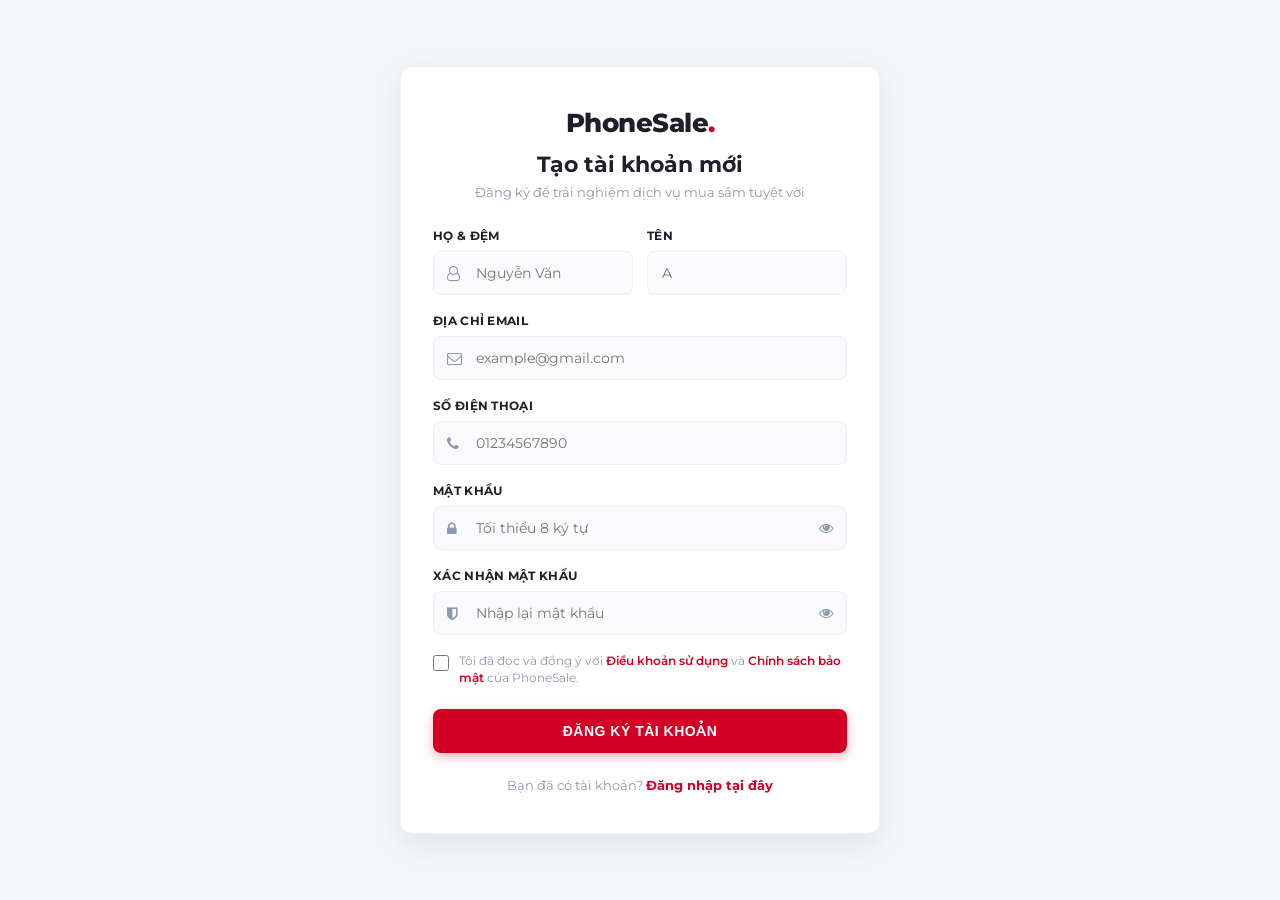
<file: register.html>
<!DOCTYPE html>
<html lang="vi">

<head>
	<meta charset="UTF-8">
	<meta name="viewport" content="width=device-width, initial-scale=1.0">
	<title>Đăng Ký - PhoneSale Store</title>
	<!-- Google Font & FontAwesome Icon -->
	<link href="https://fonts.googleapis.com/css2?family=Montserrat:wght@400;500;600;700;800&display=swap"
		rel="stylesheet">
	<link rel="stylesheet" href="https://cdnjs.cloudflare.com/ajax/libs/font-awesome/4.7.0/css/font-awesome.min.css">

	<link rel="stylesheet" href="css/register.css">
</head>

<body>

	<div class="auth-card">
		<!-- Brand / Header -->
		<div class="auth-header">
			<a href="#" class="brand-logo">PhoneSale<span>.</span></a>
			<h2>Tạo tài khoản mới</h2>
			<p>Đăng ký để trải nghiệm dịch vụ mua sắm tuyệt vời</p>
		</div>

		<!-- Register Form -->
		<form id="registerForm" novalidate>
			<!-- Họ & Tên -->
			<div class="form-row">
				<div class="form-group">
					<label class="form-label">Họ & Đệm</label>
					<div class="input-wrapper">
						<i class="fa fa-user-o input-icon"></i>
						<input type="text" class="form-input" placeholder="Nguyễn Văn" required>
					</div>
				</div>
				<div class="form-group">
					<label class="form-label">Tên</label>
					<div class="input-wrapper">
						<input type="text" class="form-input" style="padding-left: 14px;" placeholder="A" required>
					</div>
				</div>
			</div>

			<!-- Email -->
			<div class="form-group">
				<label class="form-label">Địa chỉ Email</label>
				<div class="input-wrapper">
					<i class="fa fa-envelope-o input-icon"></i>
					<input type="email" class="form-input" placeholder="example@gmail.com" required>
				</div>
			</div>

			<!-- Số điện thoại -->
			<div class="form-group">
				<label class="form-label">Số điện thoại</label>
				<div class="input-wrapper">
					<i class="fa fa-phone input-icon"></i>
					<input type="tel" class="form-input" placeholder="01234567890" required>
				</div>
			</div>

			<!-- Mật khẩu -->
			<div class="form-group">
				<label class="form-label">Mật khẩu</label>
				<div class="input-wrapper">
					<i class="fa fa-lock input-icon"></i>
					<input type="password" id="regPassword" class="form-input" placeholder="Tối thiểu 8 ký tự" required>
					<i class="fa fa-eye toggle-password" onclick="togglePasswordVisibility('regPassword', this)"></i>
				</div>
			</div>

			<div class="form-group">
				<label class="form-label">Xác nhận mật khẩu</label>
				<div class="input-wrapper">
					<i class="fa fa-shield input-icon"></i>
					<input type="password" id="regConfirmPassword" class="form-input" placeholder="Nhập lại mật khẩu"
						required>
					<i class="fa fa-eye toggle-password"
						onclick="togglePasswordVisibility('regConfirmPassword', this)"></i>
				</div>
			</div>

			<label class="terms-check">
				<input type="checkbox" required>
				<span>Tôi đã đọc và đồng ý với <a href="#">Điều khoản sử dụng</a> và <a href="#">Chính sách bảo mật</a>
					của PhoneSale.</span>
			</label>

			<button type="submit" class="btn-primary">Đăng Ký Tài Khoản</button>
		</form>

		<div class="auth-footer">
			Bạn đã có tài khoản? <a href="login.html">Đăng nhập tại đây</a>
		</div>
	</div>

	<script>
		function togglePasswordVisibility(inputId, icon) {
			const input = document.getElementById(inputId);
			if (input.type === 'password') {
				input.type = 'text';
				icon.classList.remove('fa-eye');
				icon.classList.add('fa-eye-slash');
			} else {
				input.type = 'password';
				icon.classList.remove('fa-eye-slash');
				icon.classList.add('fa-eye');
			}
		}

		document.addEventListener('DOMContentLoaded', function () {
			const registerForm = document.getElementById('registerForm');
			const lastNameInput = registerForm.querySelectorAll('.form-row input')[0];
			const firstNameInput = registerForm.querySelectorAll('.form-row input')[1];
			const emailInput = registerForm.querySelector('input[type="email"]');
			const phoneInput = registerForm.querySelector('input[type="tel"]');
			const passwordInput = document.getElementById('regPassword');
			const confirmPasswordInput = document.getElementById('regConfirmPassword');
			const termsCheckbox = registerForm.querySelector('.terms-check input');

			function showError(input, message) {
				const wrapper = input.closest('.form-group') || input.closest('.terms-check');
				let errorElem = wrapper.querySelector('.error-msg');
				if (!errorElem) {
					errorElem = document.createElement('small');
					errorElem.className = 'error-msg';
					errorElem.style.color = '#d10024';
					errorElem.style.fontSize = '12px';
					errorElem.style.marginTop = '4px';
					errorElem.style.display = 'block';
					wrapper.appendChild(errorElem);
				}
				errorElem.innerText = message;
				if (input.tagName === 'INPUT' && input.type !== 'checkbox') {
					input.style.borderColor = '#d10024';
				}
			}

			function clearError(input) {
				const wrapper = input.closest('.form-group') || input.closest('.terms-check');
				const errorElem = wrapper.querySelector('.error-msg');
				if (errorElem) {
					errorElem.remove();
				}
				if (input.tagName === 'INPUT' && input.type !== 'checkbox') {
					input.style.borderColor = '#eef0f4';
				}
			}

			function validateName(input, fieldName) {
				if (input.value.trim() === '') {
					showError(input, `Vui lòng nhập ${fieldName}.`);
					return false;
				}
				clearError(input);
				return true;
			}

			function validateEmail(input) {
				const emailValue = input.value.trim();
				const gmailRegex = /^[a-zA-Z0-9._%+-]+@gmail\.com$/i;

				if (emailValue === '') {
					showError(input, 'Vui lòng nhập địa chỉ Email.');
					return false;
				} else if (!gmailRegex.test(emailValue)) {
					showError(input, 'Email phải đúng định dạng chuẩn Gmail (ví dụ: tenban@gmail.com).');
					return false;
				}
				clearError(input);
				return true;
			}

			function validatePhone(input) {
				const phoneValue = input.value.trim();
				// Bắt buộc đúng 11 chữ số
				const phoneRegex = /^[0-9]{11}$/;

				if (phoneValue === '') {
					showError(input, 'Vui lòng nhập số điện thoại.');
					return false;
				} else if (!phoneRegex.test(phoneValue)) {
					showError(input, 'Số điện thoại phải bao gồm đúng 11 chữ số.');
					return false;
				}
				clearError(input);
				return true;
			}

			function validatePassword(input) {
				if (input.value.length < 8) {
					showError(input, 'Mật khẩu phải chứa ít nhất 8 ký tự.');
					return false;
				}
				clearError(input);
				return true;
			}

			function validateConfirmPassword(passInput, confirmInput) {
				if (confirmInput.value === '') {
					showError(confirmInput, 'Vui lòng xác nhận lại mật khẩu.');
					return false;
				} else if (confirmInput.value !== passInput.value) {
					showError(confirmInput, 'Mật khẩu xác nhận không trùng khớp.');
					return false;
				}
				clearError(confirmInput);
				return true;
			}

			function validateTerms(checkbox) {
				if (!checkbox.checked) {
					showError(checkbox, 'Bạn phải đồng ý với Điều khoản để tiếp tục.');
					return false;
				}
				clearError(checkbox);
				return true;
			}

			lastNameInput.addEventListener('blur', () => validateName(lastNameInput, 'Họ & Đệm'));
			firstNameInput.addEventListener('blur', () => validateName(firstNameInput, 'Tên'));
			emailInput.addEventListener('blur', () => validateEmail(emailInput));
			phoneInput.addEventListener('blur', () => validatePhone(phoneInput));
			passwordInput.addEventListener('blur', () => validatePassword(passwordInput));
			confirmPasswordInput.addEventListener('blur', () => validateConfirmPassword(passwordInput, confirmPasswordInput));
			termsCheckbox.addEventListener('change', () => validateTerms(termsCheckbox));

			registerForm.addEventListener('submit', function (e) {
				e.preventDefault();

				const isLastNameValid = validateName(lastNameInput, 'Họ & Đệm');
				const isFirstNameValid = validateName(firstNameInput, 'Tên');
				const isEmailValid = validateEmail(emailInput);
				const isPhoneValid = validatePhone(phoneInput);
				const isPasswordValid = validatePassword(passwordInput);
				const isConfirmValid = validateConfirmPassword(passwordInput, confirmPasswordInput);
				const isTermsValid = validateTerms(termsCheckbox);

				if (isLastNameValid && isFirstNameValid && isEmailValid && isPhoneValid && isPasswordValid && isConfirmValid && isTermsValid) {

					const users = JSON.parse(localStorage.getItem('users')) || [];

					const emailVal = emailInput.value.trim().toLowerCase();
					const phoneVal = phoneInput.value.trim();

					const isEmailExist = users.some(user => user.email.toLowerCase() === emailVal);
					const isPhoneExist = users.some(user => user.phone === phoneVal);

					if (isEmailExist) {
						showError(emailInput, 'Email này đã được sử dụng.');
						return;
					}

					if (isPhoneExist) {
						showError(phoneInput, 'Số điện thoại này đã được sử dụng.');
						return;
					}

					const newUser = {
						id: Date.now(),
						lastName: lastNameInput.value.trim(),
						firstName: firstNameInput.value.trim(),
						fullName: `${lastNameInput.value.trim()} ${firstNameInput.value.trim()}`,
						email: emailVal,
						phone: phoneVal,
						password: passwordInput.value,
						createdAt: new Date().toISOString()
					};

					users.push(newUser);
					localStorage.setItem('users', JSON.stringify(users));

					alert('Đăng ký tài khoản thành công!');

					window.location.href = 'login.html';
				}
			});
		});
	</script>
</body>

</html>
</file>
<file: css/style.css>
/*
Template Name: PhoneSale
Author: yaminncco

Colors:
	Body 		: #333
	Headers 	: #2B2D42
	Primary 	: #D10024
	Dark 		: #15161D ##1E1F29
	Grey 		: #E4E7ED #FBFBFC #8D99AE #B9BABC

Fonts: Montserrat

Table OF Contents
------------------------------------
1 > GENERAL
------ Typography
------ Buttons
------ Inputs
------ Sections
------ Breadcrumb
2 > HEADER
------ Top header
------ Logo
------ Search
------ Cart
3 > NAVIGATION
------ Main nav
------ Responsive Nav
4 > CATEGORY SHOP
5 > HOT DEAL
6 > PRODUCT
------ Product
------ Widget product
------ Product slick
7 > STORE PAGE
------ Aside
------ Store
8 > PRODUCT DETAILS PAGE
------ Product view
------ Product details
------ Product tab
9 > Đặt hàng PAGE
10 > NEWSLETTER
11 > FOOTER
11 > SLICK STYLE
12 > RESPONSIVE
------------------------------------*/

/*=========================================================
	01 -> GENERAL
===========================================================*/

/*----------------------------*\
	Typography
\*----------------------------*/

body {
  font-family: 'Montserrat', sans-serif;
  font-weight: 400;
  color: #333;
}

h1,
h2,
h3,
h4,
h5,
h6 {
  color: #2B2D42;
  font-weight: 700;
  margin: 0 0 10px;
}

a {
  color: #2B2D42;
  font-weight: 500;
  -webkit-transition: 0.2s color;
  transition: 0.2s color;
}

a:hover,
a:focus {
  color: #D10024;
  text-decoration: none;
  outline: none;
}

ul,
ol {
  margin: 0;
  padding: 0;
  list-style: none
}

/*----------------------------*\
	Buttons
\*----------------------------*/

.primary-btn {
  display: inline-block;
  padding: 12px 30px;
  background-color: #D10024;
  border: none;
  border-radius: 40px;
  color: #FFF;
  text-transform: uppercase;
  font-weight: 700;
  text-align: center;
  -webkit-transition: 0.2s all;
  transition: 0.2s all;
}

.primary-btn:hover,
.primary-btn:focus {
  opacity: 0.9;
  color: #FFF;
}

/*----------------------------*\
	Inputs
\*----------------------------*/

/*-- Text input --*/

.input {
  height: 40px;
  padding: 0px 15px;
  border: 1px solid #E4E7ED;
  background-color: #FFF;
  width: 100%;
}

textarea.input {
  padding: 15px;
  min-height: 90px;
}

/*-- Number input --*/

.input-number {
  position: relative;
}

.input-number input[type="number"]::-webkit-inner-spin-button,
.input-number input[type="number"]::-webkit-outer-spin-button {
  -webkit-appearance: none;
  margin: 0;
}

.input-number input[type="number"] {
  -moz-appearance: textfield;
  height: 40px;
  width: 100%;
  border: 1px solid #E4E7ED;
  background-color: #FFF;
  padding: 0px 35px 0px 15px;
}

.input-number .qty-up,
.input-number .qty-down {
  position: absolute;
  display: block;
  width: 20px;
  height: 20px;
  border: 1px solid #E4E7ED;
  background-color: #FFF;
  text-align: center;
  font-weight: 700;
  cursor: pointer;
  -webkit-user-select: none;
  -moz-user-select: none;
  -ms-user-select: none;
  user-select: none;
}

.input-number .qty-up {
  right: 0;
  top: 0;
  border-bottom: 0px;
}

.input-number .qty-down {
  right: 0;
  bottom: 0;
}

.input-number .qty-up:hover,
.input-number .qty-down:hover {
  background-color: #E4E7ED;
  color: #D10024;
}

/*-- Select input --*/

.input-select {
  padding: 0px 15px;
  background: #FFF;
  border: 1px solid #E4E7ED;
  height: 40px;
}

/*-- checkbox & radio input --*/

.input-radio,
.input-checkbox {
  position: relative;
  display: block;
}

.input-radio input[type="radio"]:not(:checked),
.input-radio input[type="radio"]:checked,
.input-checkbox input[type="checkbox"]:not(:checked),
.input-checkbox input[type="checkbox"]:checked {
  position: absolute;
  margin-left: -9999px;
  visibility: hidden;
}

.input-radio label,
.input-checkbox label {
  font-weight: 500;
  min-height: 20px;
  padding-left: 20px;
  margin-bottom: 5px;
  cursor: pointer;
}

.input-radio input[type="radio"]+label span,
.input-checkbox input[type="checkbox"]+label span {
  position: absolute;
  left: 0px;
  top: 4px;
  width: 14px;
  height: 14px;
  border: 2px solid #E4E7ED;
  background: #FFF;
}

.input-radio input[type="radio"]+label span {
  border-radius: 50%;
}

.input-radio input[type="radio"]+label span:after {
  content: "";
  position: absolute;
  left: 50%;
  top: 50%;
  -webkit-transform: translate(-50%, -50%) scale(0);
  -ms-transform: translate(-50%, -50%) scale(0);
  transform: translate(-50%, -50%) scale(0);
  background-color: #FFF;
  width: 4px;
  height: 4px;
  border-radius: 50%;
  opacity: 0;
  -webkit-transition: all 0.2s;
  transition: all 0.2s;
}

.input-checkbox input[type="checkbox"]+label span:after {
  content: '✔';
  position: absolute;
  top: -2px;
  left: 1px;
  font-size: 10px;
  color: #FFF;
  opacity: 0;
  -webkit-transform: scale(0);
  -ms-transform: scale(0);
  transform: scale(0);
  -webkit-transition: all 0.2s;
  transition: all 0.2s;
}

.input-radio input[type="radio"]:checked+label span,
.input-checkbox input[type="checkbox"]:checked+label span {
  background-color: #D10024;
  border-color: #D10024;
}

.input-radio input[type="radio"]:checked+label span:after {
  opacity: 1;
  -webkit-transform: translate(-50%, -50%) scale(1);
  -ms-transform: translate(-50%, -50%) scale(1);
  transform: translate(-50%, -50%) scale(1);
}

.input-checkbox input[type="checkbox"]:checked+label span:after {
  opacity: 1;
  -webkit-transform: scale(1);
  -ms-transform: scale(1);
  transform: scale(1);
}

.input-radio .caption,
.input-checkbox .caption {
  margin-top: 5px;
  max-height: 0;
  overflow: hidden;
  -webkit-transition: 0.3s max-height;
  transition: 0.3s max-height;
}

.input-radio input[type="radio"]:checked~.caption,
.input-checkbox input[type="checkbox"]:checked~.caption {
  max-height: 800px;
}

/*----------------------------*\
	Section
\*----------------------------*/

.section {
  padding-top: 30px;
  padding-bottom: 30px;
}

.section-title {
  position: relative;
  margin-bottom: 30px;
  margin-top: 15px;
}

.section-title .title {
  display: inline-block;
  text-transform: uppercase;
  margin: 0px;
}

.section-title .section-nav {
  float: right;
}

.section-title .section-nav .section-tab-nav {
  display: inline-block;
}

.section-tab-nav li {
  display: inline-block;
  margin-right: 15px;
}

.section-tab-nav li:last-child {
  margin-right: 0px;
}

.section-tab-nav li a {
  font-weight: 700;
  color: #8D99AE;
}

.section-tab-nav li a:after {
  content: "";
  display: block;
  width: 0%;
  height: 2px;
  background-color: #D10024;
  -webkit-transition: 0.2s all;
  transition: 0.2s all;
}

.section-tab-nav li.active a {
  color: #D10024;
}

.section-tab-nav li a:hover:after,
.section-tab-nav li a:focus:after,
.section-tab-nav li.active a:after {
  width: 100%;
}

.section-title .section-nav .products-slick-nav {
  top: 0px;
  right: 0px;
}

/*----------------------------*\
	Breadcrumb
\*----------------------------*/

#breadcrumb {
  padding: 30px 0px;
  background: #FBFBFC;
  border-bottom: 1px solid #E4E7ED;
  margin-bottom: 30px;
}

#breadcrumb .breadcrumb-header {
  display: inline-block;
  margin-top: 0px;
  margin-bottom: 0px;
  margin-right: 15px;
  text-transform: uppercase;
}

#breadcrumb .breadcrumb-tree {
  display: inline-block;
}

#breadcrumb .breadcrumb-tree li {
  display: inline-block;
  font-size: 12px;
  font-weight: 500;
  text-transform: uppercase;
}

#breadcrumb .breadcrumb-tree li+li {
  margin-left: 10px;
}

#breadcrumb .breadcrumb-tree li+li:before {
  content: '/';
  display: inline-block;
  color: #8D99AE;
  margin-right: 10px;
}

#breadcrumb .breadcrumb-tree li a {
  color: #8D99AE;
}

#breadcrumb .breadcrumb-tree li a:hover {
  color: #D10024;
}

/*=========================================================
	02 -> HEADER
===========================================================*/

/*----------------------------*\
	Top header
\*----------------------------*/

#top-header {
  padding-top: 10px;
  padding-bottom: 10px;
  background-color: #1E1F29;
}

.header-links li {
  display: inline-block;
  margin-right: 15px;
  font-size: 12px;
}

.header-links li:last-child {
  margin-right: 0px;
}

.header-links li a {
  color: #FFF;
}

.header-links li a:hover {
  color: #D10024;
}

.header-links li i {
  color: #D10024;
  margin-right: 5px;
}

/*----------------------------*\
	Logo
\*----------------------------*/

#header {
  padding-top: 15px;
  padding-bottom: 15px;
  background-color: #15161D;
}

.header-logo {
  float: left;
}

.header-logo .logo img {
  display: block;
}

/*----------------------------*\
	Search
\*----------------------------*/

.header-search {
  padding: 15px 0px;
}

.header-search form {
  position: relative;
}

.header-search form .input-select {
  margin-right: -4px;
  border-radius: 40px 0px 0px 40px;
}

.header-search form .input {
  width: calc(100% - 260px);
  margin-right: -4px;
}

.header-search form .search-btn {
  height: 40px;
  width: 100px;
  background: #D10024;
  color: #FFF;
  font-weight: 700;
  border: none;
  border-radius: 0px 40px 40px 0px;
}

/*----------------------------*\
	Cart
\*----------------------------*/

.header-ctn {
  float: right;
  padding: 15px 0px;
}

.header-ctn>div {
  display: inline-block;
}

.header-ctn>div+div {
  margin-left: 15px;
}

.header-ctn>div>a {
  display: block;
  position: relative;
  width: 90px;
  text-align: center;
  color: #FFF;
}

.header-ctn>div>a>i {
  display: block;
  font-size: 18px;
}

.header-ctn>div>a>span {
  font-size: 12px;
}

.header-ctn>div>a>.qty {
  position: absolute;
  right: 15px;
  top: -10px;
  width: 20px;
  height: 20px;
  line-height: 20px;
  text-align: center;
  border-radius: 50%;
  font-size: 10px;
  color: #FFF;
  background-color: #D10024;
}

.header-ctn .menu-toggle {
  display: none;
}

.cart-dropdown {
  position: absolute;
  width: 300px;
  background: #FFF;
  padding: 15px;
  -webkit-box-shadow: 0px 0px 0px 2px #E4E7ED;
  box-shadow: 0px 0px 0px 2px #E4E7ED;
  z-index: 99;
  right: 0;
  opacity: 0;
  visibility: hidden;
}

.dropdown.open>.cart-dropdown {
  opacity: 1;
  visibility: visible;
}

.cart-dropdown .cart-list {
  max-height: 180px;
  overflow-y: scroll;
  margin-bottom: 15px;
}

.cart-dropdown .cart-list .product-widget {
  padding: 0px;
  -webkit-box-shadow: none;
  box-shadow: none;
}

.cart-dropdown .cart-list .product-widget:last-child {
  margin-bottom: 0px;
}

.cart-dropdown .cart-list .product-widget .product-img {
  left: 0px;
  top: 0px;
}

.cart-dropdown .cart-list .product-widget .product-body .product-price {
  color: #2B2D42;
}

.cart-dropdown .cart-btns {
  margin: 0px -17px -17px;
}

.cart-dropdown .cart-btns>a {
  display: inline-block;
  width: calc(50% - 0px);
  padding: 12px;
  background-color: #D10024;
  color: #FFF;
  text-align: center;
  font-weight: 700;
  -webkit-transition: 0.2s all;
  transition: 0.2s all;
}

.cart-dropdown .cart-btns>a:first-child {
  margin-right: -4px;
  background-color: #1e1f29;
}

.cart-dropdown .cart-btns>a:hover {
  opacity: 0.9;
}

.cart-dropdown .cart-summary {
  border-top: 1px solid #E4E7ED;
  padding-top: 15px;
  padding-bottom: 15px;
}

/*=========================================================
	03 -> Navigation
===========================================================*/

#navigation {
  background: #FFF;
  border-bottom: 2px solid #E4E7ED;
  border-top: 3px solid #D10024;
}

/*----------------------------*\
	Main nav
\*----------------------------*/

.main-nav>li+li {
  margin-left: 30px
}

.main-nav>li>a {
  padding: 20px 0px;
}

.main-nav>li>a:hover,
.main-nav>li>a:focus,
.main-nav>li.active>a {
  color: #D10024;
  background-color: transparent;
}

.main-nav>li>a:after {
  content: "";
  display: block;
  width: 0%;
  height: 2px;
  background-color: #D10024;
  -webkit-transition: 0.2s all;
  transition: 0.2s all;
}

.main-nav>li>a:hover:after,
.main-nav>li>a:focus:after,
.main-nav>li.active>a:after {
  width: 100%;
}

.header-ctn li.nav-toggle {
  display: none;
}

/*----------------------------*\
	responsive nav
\*----------------------------*/

@media only screen and (max-width: 991px) {
  .header-ctn .menu-toggle {
    display: inline-block;
  }

  #responsive-nav {
    position: fixed;
    left: 0;
    top: 0;
    background: #15161D;
    height: 100vh;
    max-width: 250px;
    width: 0%;
    overflow: hidden;
    z-index: 22;
    padding-top: 60px;
    -webkit-transform: translateX(-100%);
    -ms-transform: translateX(-100%);
    transform: translateX(-100%);
    -webkit-transition: 0.2s all;
    transition: 0.2s all;
  }

  #responsive-nav.active {
    -webkit-transform: translateX(0%);
    -ms-transform: translateX(0%);
    transform: translateX(0%);
    width: 100%;
  }

  .main-nav {
    margin: 0px;
    float: none;
  }

  .main-nav>li {
    display: block;
    float: none;
  }

  .main-nav>li+li {
    margin-left: 0px;
  }

  .main-nav>li>a {
    padding: 15px;
    color: #FFF;
  }
}

/*=========================================================
	04 -> CATEGORY SHOP
===========================================================*/

.shop {
  position: relative;
  overflow: hidden;
  margin: 15px 0px;
}

.shop:before {
  content: "";
  position: absolute;
  top: 0;
  bottom: 0;
  left: 0px;
  width: 60%;
  background: #D10024;
  opacity: 0.9;
  -webkit-transform: skewX(-45deg);
  -ms-transform: skewX(-45deg);
  transform: skewX(-45deg);
}

.shop:after {
  content: "";
  position: absolute;
  top: 0;
  bottom: 0;
  left: 1px;
  width: 100%;
  background: #D10024;
  opacity: 0.9;
  -webkit-transform: skewX(-45deg) translateX(-100%);
  -ms-transform: skewX(-45deg) translateX(-100%);
  transform: skewX(-45deg) translateX(-100%);
}

.shop .shop-img {
  position: relative;
  background-color: #E4E7ED;
  z-index: -1;
}

.shop .shop-img>img {
  width: 100%;
  -webkit-transition: 0.2s all;
  transition: 0.2s all;
}

.shop:hover .shop-img>img {
  -webkit-transform: scale(1.1);
  -ms-transform: scale(1.1);
  transform: scale(1.1);
}

.shop .shop-body {
  position: absolute;
  top: 0;
  width: 75%;
  padding: 30px;
  z-index: 10;
}

.shop .shop-body h3 {
  color: #FFF;
}

.shop .shop-body .cta-btn {
  color: #FFF;
  text-transform: uppercase;
}

/*=========================================================
	05 -> HOT DEAL
===========================================================*/

#hot-deal.section {
  padding: 60px 0px;
  margin: 30px 0px;
  background-color: #E4E7ED;
  background-image: url('../img/hotdeal.png');
  background-position: center;
  background-repeat: no-repeat;
}

.hot-deal {
  text-align: center;
}

.hot-deal .hot-deal-countdown {
  margin-bottom: 30px;
}

.hot-deal .hot-deal-countdown>li {
  position: relative;
  display: inline-block;
  width: 100px;
  height: 100px;
  background: #D10024e6;
  text-align: center;
  border-radius: 50%;
  margin: 0px 5px;
}

.hot-deal .hot-deal-countdown>li>div {
  position: absolute;
  left: 0;
  right: 0;
  top: 50%;
  -webkit-transform: translateY(-50%);
  -ms-transform: translateY(-50%);
  transform: translateY(-50%);
}

.hot-deal .hot-deal-countdown>li>div h3 {
  color: #FFF;
  margin-bottom: 0px;
}

.hot-deal .hot-deal-countdown>li>div span {
  display: block;
  font-size: 10px;
  text-transform: uppercase;
  color: #FFF;
}

.hot-deal p {
  text-transform: uppercase;
  font-size: 24px;
}

.hot-deal .cta-btn {
  margin-top: 15px;
}

/*=========================================================
	06 -> PRODUCT
===========================================================*/

/*----------------------------*\
	product
\*----------------------------*/

.product {
  position: relative;
  margin: 15px 0px;
  -webkit-box-shadow: 0px 0px 0px 0px #E4E7ED, 0px 0px 0px 1px #E4E7ED;
  box-shadow: 0px 0px 0px 0px #E4E7ED, 0px 0px 0px 1px #E4E7ED;
  -webkit-transition: 0.2s all;
  transition: 0.2s all;
}

.product:hover {
  -webkit-box-shadow: 0px 0px 6px 0px #E4E7ED, 0px 0px 0px 2px #D10024;
  box-shadow: 0px 0px 6px 0px #E4E7ED, 0px 0px 0px 2px #D10024;
}

.product .product-img {
  position: relative;
}

.product .product-img>img {
  width: 100%;
}

.product .product-img .product-label {
  position: absolute;
  top: 15px;
  right: 15px;
}

.product .product-img .product-label>span {
  border: 2px solid;
  padding: 2px 10px;
  font-size: 12px;
}

.product .product-img .product-label>span.sale {
  background-color: #FFF;
  border-color: #D10024;
  color: #D10024;
}

.product .product-img .product-label>span.new {
  background-color: #D10024;
  border-color: #D10024;
  color: #FFF;
}

.product .product-body {
  position: relative;
  padding: 15px;
  background-color: #FFF;
  text-align: center;
  z-index: 20;
}

.product .product-body .product-category {
  text-transform: uppercase;
  font-size: 12px;
  color: #8D99AE;
}

.product .product-body .product-name {
  text-transform: uppercase;
  font-size: 14px;
}

.product .product-body .product-name>a {
  font-weight: 700;
}

.product .product-body .product-name>a:hover,
.product .product-body .product-name>a:focus {
  color: #D10024;
}

.product .product-body .product-price {
  color: #D10024;
  font-size: 18px;
}

.product .product-body .product-price .product-old-price {
  font-size: 70%;
  font-weight: 400;
  color: #8D99AE;
}

.product .product-body .product-rating {
  position: relative;
  margin: 15px 0px 10px;
  height: 20px;
}

.product .product-body .product-rating>i {
  position: relative;
  width: 14px;
  margin-right: -4px;
  background: #FFF;
  color: #E4E7ED;
  z-index: 10;
}

.product .product-body .product-rating>i.fa-star {
  color: #ef233c;
}

.product .product-body .product-rating:after {
  content: "";
  position: absolute;
  top: 50%;
  left: 0;
  right: 0;
  -webkit-transform: translateY(-50%);
  -ms-transform: translateY(-50%);
  transform: translateY(-50%);
  height: 1px;
  background-color: #E4E7ED;
}

.product .product-body .product-btns>button {
  position: relative;
  width: 40px;
  height: 40px;
  line-height: 40px;
  background: transparent;
  border: none;
  -webkit-transition: 0.2s all;
  transition: 0.2s all;
}

.product .product-body .product-btns>button:hover {
  background-color: #E4E7ED;
  color: #D10024;
  border-radius: 50%;
}

.product .product-body .product-btns>button .tooltipp {
  position: absolute;
  bottom: 100%;
  left: 50%;
  -webkit-transform: translate(-50%, -15px);
  -ms-transform: translate(-50%, -15px);
  transform: translate(-50%, -15px);
  width: 150px;
  padding: 10px;
  font-size: 12px;
  line-height: 10px;
  background: #1e1f29;
  color: #FFF;
  text-transform: uppercase;
  z-index: 10;
  opacity: 0;
  visibility: hidden;
  -webkit-transition: 0.2s all;
  transition: 0.2s all;
}

.product .product-body .product-btns>button:hover .tooltipp {
  opacity: 1;
  visibility: visible;
  -webkit-transform: translate(-50%, -5px);
  -ms-transform: translate(-50%, -5px);
  transform: translate(-50%, -5px);
}

.product .add-to-cart {
  position: absolute;
  left: 1px;
  right: 1px;
  bottom: 1px;
  padding: 15px;
  background: #1e1f29;
  text-align: center;
  -webkit-transform: translateY(0%);
  -ms-transform: translateY(0%);
  transform: translateY(0%);
  -webkit-transition: 0.2s all;
  transition: 0.2s all;
  z-index: 2;
}

.product:hover .add-to-cart {
  -webkit-transform: translateY(100%);
  -ms-transform: translateY(100%);
  transform: translateY(100%);
}

.product .add-to-cart .add-to-cart-btn {
  position: relative;
  border: 2px solid transparent;
  height: 40px;
  padding: 0 30px;
  background-color: #ef233c;
  color: #FFF;
  text-transform: uppercase;
  font-weight: 700;
  border-radius: 40px;
  -webkit-transition: 0.2s all;
  transition: 0.2s all;
}

.product .add-to-cart .add-to-cart-btn>i {
  position: absolute;
  left: 0;
  top: 0;
  width: 40px;
  height: 40px;
  line-height: 38px;
  color: #D10024;
  opacity: 0;
  visibility: hidden;
}

.product .add-to-cart .add-to-cart-btn:hover {
  background-color: #FFF;
  color: #D10024;
  border-color: #D10024;
  padding: 0px 30px 0px 50px;
}

.product .add-to-cart .add-to-cart-btn:hover>i {
  opacity: 1;
  visibility: visible;
}

/*----------------------------*\
	Widget product
\*----------------------------*/

.product-widget {
  position: relative;
}

.product-widget+.product-widget {
  margin: 30px 0px;
}

.product-widget .product-img {
  position: absolute;
  left: 0px;
  top: 0px;
  width: 60px;
}

.product-widget .product-img>img {
  width: 100%;
}

.product-widget .product-body {
  padding-left: 75px;
  min-height: 60px;
}

.product-widget .product-body .product-category {
  text-transform: uppercase;
  font-size: 10px;
  color: #8D99AE;
}

.product-widget .product-body .product-name {
  text-transform: uppercase;
  font-size: 12px;
}

.product-widget .product-body .product-name>a {
  font-weight: 700;
}

.product-widget .product-body .product-name>a:hover,
.product-widget .product-body .product-name>a:focus {
  color: #D10024;
}

.product-widget .product-body .product-price {
  font-size: 14px;
  color: #D10024;
}

.product-widget .product-body .product-price .product-old-price {
  font-size: 70%;
  font-weight: 400;
  color: #8D99AE;
}

.product-widget .product-body .product-price .qty {
  font-weight: 400;
  margin-right: 10px;
}

.product-widget .delete {
  position: absolute;
  top: 0;
  left: 0;
  height: 14px;
  width: 14px;
  text-align: center;
  font-size: 10px;
  padding: 0;
  background: #1e1f29;
  border: none;
  color: #FFF;
}

/*----------------------------*\
	Products slick
\*----------------------------*/

.products-slick .slick-list {
  padding-bottom: 60px;
  margin-bottom: -60px;
  z-index: 2;
}

.products-slick .product.slick-slide {
  margin: 15px;
}

.products-tabs>.tab-pane {
  display: block;
  height: 0;
  opacity: 0;
  visibility: hidden;
  overflow-y: hidden;
  padding-bottom: 60px;
  margin-bottom: -60px;
}

.products-tabs>.tab-pane.active {
  opacity: 1;
  visibility: visible;
  height: auto;
}

.products-slick-nav {
  position: absolute;
  right: 15px;
  z-index: 10;
}

.products-slick-nav .slick-prev,
.products-slick-nav .slick-next {
  position: static;
  -webkit-transform: none;
  -ms-transform: none;
  transform: none;
  width: 20px;
  height: 20px;
  display: inline-block !important;
  margin: 0px 2px;
}

.products-slick-nav .slick-prev:before,
.products-slick-nav .slick-next:before {
  font-size: 14px;
}

/*=========================================================
	07 -> PRODUCTS PAGE
===========================================================*/

/*----------------------------*\
	Aside
\*----------------------------*/

.aside+.aside {
  margin-top: 30px;
}

.aside>.aside-title {
  text-transform: uppercase;
  font-size: 18px;
  margin: 15px 0px 30px;
}

/*-- checkbox Filter --*/

.checkbox-filter>div+div {
  margin-top: 10px;
}

.checkbox-filter .input-radio label,
.checkbox-filter .input-checkbox label {
  font-size: 12px;
}

.checkbox-filter .input-radio label small,
.checkbox-filter .input-checkbox label small {
  color: #8D99AE;
}

/*-- Price Filter --*/

#price-slider {
  margin-bottom: 15px;
}

.noUi-target {
  background-color: #FFF;
  -webkit-box-shadow: none;
  box-shadow: none;
  border: 1px solid #E4E7ED;
  border-radius: 0px;
}

.noUi-connect {
  background-color: #D10024;
}

.noUi-horizontal {
  height: 6px;
}

.noUi-horizontal .noUi-handle {
  width: 12px;
  height: 12px;
  left: -6px;
  top: -4px;
  border: none;
  background: #D10024;
  -webkit-box-shadow: none;
  box-shadow: none;
  border-radius: 50%;
}

.noUi-handle:before,
.noUi-handle:after {
  display: none;
}

.price-filter .input-number {
  display: inline-block;
  width: calc(50% - 7px);
}

/*----------------------------*\
	Store
\*----------------------------*/

.store-filter {
  margin-bottom: 15px;
  margin-top: 15px;
}

/*-- Store Sort --*/

.store-sort {
  display: inline-block;
}

.store-sort label {
  font-weight: 500;
  font-size: 12px;
  text-transform: uppercase;
  margin-right: 15px;
}

/*-- Store Grid --*/

.store-grid {
  float: right;
}

.store-grid li {
  display: inline-block;
  width: 40px;
  height: 40px;
  line-height: 40px;
  background-color: #FFF;
  border: 1px solid #E4E7ED;
  text-align: center;
  -webkit-transition: 0.2s all;
  transition: 0.2s all;
}

.store-grid li+li {
  margin-left: 5px;
}

.store-grid li:hover {
  background-color: #E4E7ED;
  color: #D10024;
}

.store-grid li.active {
  background-color: #D10024;
  border-color: #D10024;
  color: #FFF;
  cursor: default;
}

.store-grid li a {
  display: block;
}

/*-- Store Pagination --*/

.store-pagination {
  float: right;
}

.store-pagination li {
  display: inline-block;
  width: 40px;
  height: 40px;
  line-height: 40px;
  text-align: center;
  background-color: #FFF;
  border: 1px solid #E4E7ED;
  -webkit-transition: 0.2s all;
  transition: 0.2s all;
}

.store-pagination li+li {
  margin-left: 5px;
}

.store-pagination li:hover {
  background-color: #E4E7ED;
  color: #D10024;
}

.store-pagination li.active {
  background-color: #D10024;
  border-color: #D10024;
  color: #FFF;
  font-weight: 500;
  cursor: default;
}

.store-pagination li a {
  display: block;
}

.store-qty {
  margin-right: 30px;
  font-weight: 500;
  text-transform: uppercase;
  font-size: 12px;
}

/*=========================================================
	08 -> PRODUCT DETAILS PAGE
===========================================================*/

/*----------------------------*\
	Product view
\*----------------------------*/

#product-main-img .slick-prev {
  -webkit-transform: translateX(-15px);
  -ms-transform: translateX(-15px);
  transform: translateX(-15px);
  left: 15px;
}

#product-main-img .slick-next {
  -webkit-transform: translateX(15px);
  -ms-transform: translateX(15px);
  transform: translateX(15px);
  right: 15px;
}

#product-main-img .slick-prev,
#product-main-img .slick-next {
  opacity: 0;
  visibility: hidden;
  -webkit-transition: 0.2s all;
  transition: 0.2s all;
}

#product-main-img:hover .slick-prev,
#product-main-img:hover .slick-next {
  -webkit-transform: translateX(0%);
  -ms-transform: translateX(0%);
  transform: translateX(0%);
  opacity: 1;
  visibility: visible;
}

#product-main-img .zoomImg {
  background-color: #FFF;
}

#product-imgs .product-preview {
  margin: 0px 5px;
  border: 1px solid #E4E7ED;
}

#product-imgs .product-preview.slick-current {
  border-color: #D10024;
}

#product-imgs .slick-prev {
  top: -20px;
  left: 50%;
  -webkit-transform: translateX(-50%);
  -ms-transform: translateX(-50%);
  transform: translateX(-50%);
}

#product-imgs .slick-next {
  top: calc(100% - 20px);
  left: 50%;
  -webkit-transform: translateX(-50%);
  -ms-transform: translateX(-50%);
  transform: translateX(-50%);
}

#product-imgs .slick-prev:before {
  content: "\f106";
}

#product-imgs .slick-next:before {
  content: "\f107";
}

.product-preview img {
  width: 100%;
}

/*----------------------------*\
	Product details
\*----------------------------*/

.product-details .product-name {
  text-transform: uppercase;
  font-size: 18px;
}

.product-details .product-rating {
  display: inline-block;
  margin-right: 15px;
}

.product-details .product-rating>i {
  color: #E4E7ED;
}

.product-details .product-rating>i.fa-star {
  color: #D10024;
}

.product-details .review-link {
  font-size: 12px;
}

.product-details .product-price {
  display: inline-block;
  font-size: 24px;
  margin-top: 10px;
  margin-bottom: 15px;
  color: #D10024;
}

.product-details .product-price .product-old-price {
  font-size: 70%;
  font-weight: 400;
  color: #8D99AE;
}

.product-details .product-available {
  font-size: 12px;
  text-transform: uppercase;
  font-weight: 700;
  margin-left: 30px;
  color: #D10024;
}

.product-details .product-options {
  margin-top: 30px;
  margin-bottom: 30px;
}

.product-details .product-options label {
  font-weight: 500;
  font-size: 12px;
  text-transform: uppercase;
  margin-right: 15px;
  margin-bottom: 0px;
}

.product-details .product-options .input-select {
  width: 90px;
}

.product-details .add-to-cart {
  margin-bottom: 30px;
}

.product-details .add-to-cart .add-to-cart-btn {
  position: relative;
  border: 2px solid transparent;
  height: 40px;
  padding: 0 30px;
  background-color: #ef233c;
  color: #FFF;
  text-transform: uppercase;
  font-weight: 700;
  border-radius: 40px;
  -webkit-transition: 0.2s all;
  transition: 0.2s all;
}

.product-details .add-to-cart .add-to-cart-btn>i {
  position: absolute;
  left: 0;
  top: 0;
  width: 40px;
  height: 40px;
  line-height: 38px;
  color: #D10024;
  opacity: 0;
  visibility: hidden;
}

.product-details .add-to-cart .add-to-cart-btn:hover {
  background-color: #FFF;
  color: #D10024;
  border-color: #D10024;
  padding: 0px 30px 0px 50px;
}

.product-details .add-to-cart .add-to-cart-btn:hover>i {
  opacity: 1;
  visibility: visible;
}

.product-details .add-to-cart .qty-label {
  display: inline-block;
  font-weight: 500;
  font-size: 12px;
  text-transform: uppercase;
  margin-right: 15px;
  margin-bottom: 0px;
}

.product-details .add-to-cart .qty-label .input-number {
  width: 90px;
  display: inline-block;
}

.product-details .product-btns li {
  display: inline-block;
  text-transform: uppercase;
  font-size: 12px;
}

.product-details .product-btns li+li {
  margin-left: 15px;
}

.product-details .product-links {
  margin-top: 15px;
}

.product-details .product-links li {
  display: inline-block;
  text-transform: uppercase;
  font-size: 12px;
}

.product-details .product-links li+li {
  margin-left: 10px;
}

/*----------------------------*\
	 Product tab
\*----------------------------*/

#product-tab {
  margin-top: 60px;
}

#product-tab .tab-nav {
  position: relative;
  text-align: center;
  padding: 15px 0px;
  margin-bottom: 30px;
}

#product-tab .tab-nav:after {
  content: "";
  position: absolute;
  left: 0;
  right: 0;
  top: 50%;
  height: 1px;
  background-color: #E4E7ED;
  z-index: -1;
}

#product-tab .tab-nav li {
  display: inline-block;
  background: #FFF;
  padding: 0px 15px;
}

#product-tab .tab-nav li+li {
  margin-left: 15px;
}

#product-tab .tab-nav li a {
  display: block;
  font-weight: 700;
  color: #8D99AE;
}

#product-tab .tab-nav li.active a {
  color: #D10024;
}

#product-tab .tab-nav li a:after {
  content: "";
  display: block;
  width: 0%;
  height: 2px;
  background-color: #D10024;
  -webkit-transition: 0.2s all;
  transition: 0.2s all;
}

#product-tab .tab-nav li a:hover:after,
#product-tab .tab-nav li a:focus:after,
#product-tab .tab-nav li.active a:after {
  width: 100%;
}

/*-- Rating --*/

.rating-avg {
  font-size: 24px;
  font-weight: 700;
  margin-bottom: 15px;
}

.rating-avg .rating-stars {
  margin-left: 10px;
}

.rating-avg .rating-stars,
.rating .rating-stars {
  display: inline-block;
}

.rating-avg .rating-stars>i,
.rating .rating-stars>i {
  color: #E4E7ED;
}

.rating-avg .rating-stars>i.fa-star,
.rating .rating-stars>i.fa-star {
  color: #D10024;
}

.rating li {
  margin: 5px 0px;
}

.rating .rating-progress {
  position: relative;
  display: inline-block;
  height: 9px;
  background-color: #E4E7ED;
  width: 120px;
  margin: 0px 10px;
  border-radius: 5px;
}

.rating .rating-progress>div {
  background-color: #D10024;
  position: absolute;
  left: 0;
  top: 0;
  bottom: 0;
  border-radius: 5px;
}

.rating .sum {
  display: inline-block;
  font-size: 12px;
  color: #8D99AE;
}

/*-- Reviews --*/

.reviews li {
  position: relative;
  padding-left: 145px;
  margin-bottom: 30px;
}

.reviews .review-heading {
  position: absolute;
  width: 130px;
  left: 0;
  top: 0;
  height: 70px;
}

.reviews .review-body {
  min-height: 70px;
}

.reviews .review-heading .name {
  margin-bottom: 5px;
  margin-top: 0px;
}

.reviews .review-heading .date {
  color: #8D99AE;
  font-size: 10px;
  margin: 0;
}

.reviews .review-heading .review-rating {
  margin-top: 5px;
}

.reviews .review-heading .review-rating>i {
  color: #E4E7ED;
}

.reviews .review-heading .review-rating>i.fa-star {
  color: #D10024;
}

.reviews-pagination {
  text-align: center;
}

.reviews-pagination li {
  display: inline-block;
  width: 35px;
  height: 35px;
  line-height: 35px;
  text-align: center;
  background-color: #FFF;
  border: 1px solid #E4E7ED;
  -webkit-transition: 0.2s all;
  transition: 0.2s all;
}

.reviews-pagination li:hover {
  background-color: #E4E7ED;
  color: #D10024;
}

.reviews-pagination li.active {
  background-color: #D10024;
  border-color: #D10024;
  color: #FFF;
  cursor: default;
}

.reviews-pagination li a {
  display: block;
}

/*-- Review Form --*/

.review-form .input {
  margin-bottom: 15px;
}

.review-form .input-rating {
  margin-bottom: 15px;
}

.review-form .input-rating .stars {
  display: inline-block;
  vertical-align: top;
}

.review-form .input-rating .stars input[type="radio"] {
  display: none;
}

.review-form .input-rating .stars>label {
  float: right;
  cursor: pointer;
  padding: 0px 3px;
  margin: 0px;
}

.review-form .input-rating .stars>label:before {
  content: "\f006";
  font-family: FontAwesome;
  color: #E4E7ED;
  -webkit-transition: 0.2s all;
  transition: 0.2s all;
}

.review-form .input-rating .stars>label:hover:before,
.review-form .input-rating .stars>label:hover~label:before {
  color: #D10024;
}

.review-form .input-rating .stars>input:checked label:before,
.review-form .input-rating .stars>input:checked~label:before {
  content: "\f005";
  color: #D10024;
}

/*=========================================================
	09 -> Đặt hàng PAGE
===========================================================*/

.billing-details {
  margin-bottom: 30px;
}

.shiping-details {
  margin-bottom: 30px;
}

.order-details {
  position: relative;
  padding: 0px 30px 30px;
  border-right: 1px solid #E4E7ED;
  border-left: 1px solid #E4E7ED;
  border-bottom: 1px solid #E4E7ED;
}

.order-details:before {
  content: "";
  position: absolute;
  left: -1px;
  right: -1px;
  top: -15px;
  height: 30px;
  border-top: 1px solid #E4E7ED;
  border-left: 1px solid #E4E7ED;
  border-right: 1px solid #E4E7ED;
}

.order-summary {
  margin: 15px 0px;
}

.order-summary .order-col {
  display: table;
  width: 100%;
}

.order-summary .order-col:after {
  content: "";
  display: block;
  clear: both;
}

.order-summary .order-col>div {
  display: table-cell;
  padding: 10px 0px;
}

.order-summary .order-col>div:first-child {
  width: calc(100% - 150px);
}

.order-summary .order-col>div:last-child {
  width: 150px;
  text-align: right;
}

.order-summary .order-col .order-total {
  font-size: 24px;
  color: #D10024;
}

.order-details .payment-method {
  margin: 30px 0px;
}

.order-details .order-submit {
  display: block;
  margin-top: 30px;
}

/*=========================================================
	10 -> NEWSLETTER
===========================================================*/

#newsletter.section {
  border-top: 2px solid #E4E7ED;
  border-bottom: 3px solid #D10024;
  margin-top: 30px;
}

.newsletter {
  text-align: center;
}

.newsletter p {
  font-size: 24px;
}

.newsletter form {
  position: relative;
  max-width: 520px;
  margin: 30px auto;
}

.newsletter form:after {
  content: "\f003";
  font-family: FontAwesome;
  position: absolute;
  font-size: 160px;
  color: #E4E7ED;
  top: 15px;
  -webkit-transform: translateY(-50%) rotate(15deg);
  -ms-transform: translateY(-50%) rotate(15deg);
  transform: translateY(-50%) rotate(15deg);
  z-index: -1;
  left: -90px;
}

.newsletter form .input {
  width: calc(100% - 160px);
  margin-right: -4px;
  border-radius: 40px 0px 0px 40px;
}

.newsletter form .newsletter-btn {
  width: 160px;
  height: 40px;
  font-weight: 700;
  background: #D10024;
  color: #FFF;
  border: none;
  border-radius: 0px 40px 40px 0px;
}

.newsletter .newsletter-follow {
  text-align: center;
}

.newsletter .newsletter-follow li {
  display: inline-block;
  margin-right: 5px;
}

.newsletter .newsletter-follow li:last-child {
  margin-right: 0px;
}

.newsletter .newsletter-follow li a {
  position: relative;
  display: block;
  width: 40px;
  height: 40px;
  text-align: center;
  line-height: 40px;
  border: 1px solid #E4E7ED;
  background-color: #FFF;
  -webkit-transition: 0.2s all;
  transition: 0.2s all;
}

.newsletter .newsletter-follow li a:hover,
.newsletter .newsletter-follow li a:focus {
  background-color: #E4E7ED;
  color: #D10024;
}

/*=========================================================
	11 -> FOOTER
===========================================================*/

#footer {
  background: #15161D;
  color: #B9BABC;
}

#bottom-footer {
  background: #1E1F29;
}

.footer {
  margin: 30px 0px;
}

.footer .footer-title {
  color: #FFF;
  text-transform: uppercase;
  font-size: 18px;
  margin: 0px 0px 30px;
}

.footer-links li+li {
  margin-top: 15px;
}

.footer-links li a {
  color: #B9BABC;
}

.footer-links li i {
  margin-right: 15px;
  color: #D10024;
  width: 14px;
  text-align: center;
}

.footer-links li a:hover {
  color: #D10024;
}

.copyright {
  margin-top: 30px;
  display: block;
  font-size: 12px;
}

.footer-payments li {
  display: inline-block;
  margin-right: 5px;
}

.footer-payments li a {
  color: #15161D;
  font-size: 36px;
  display: block;
}

/*=========================================================
	12 -> SLICK STYLE
===========================================================*/

/*----------------------------*\
	Arrows
\*----------------------------*/

.slick-prev,
.slick-next {
  width: 40px;
  height: 40px;
  border: 1px solid #E4E7ED;
  background-color: #FFF;
  border-radius: 50%;
  z-index: 22;
  -webkit-transition: 0.2s all;
  transition: 0.2s all;
}

.slick-prev:hover,
.slick-prev:focus,
.slick-next:hover,
.slick-next:focus {
  background-color: #D10024;
  border-color: #D10024;
}

.slick-prev:before,
.slick-next:before {
  font-family: FontAwesome;
  color: #2B2D42;
}

.slick-prev:before {
  content: "\f104";
}

.slick-next:before {
  content: "\f105";
}

.slick-prev:hover:before,
.slick-prev:focus:before,
.slick-next:hover:before,
.slick-next:focus:before {
  color: #FFF;
}

.slick-prev {
  left: -20px;
}

.slick-next {
  right: -20px;
}

/*----------------------------*\
	Dots
\*----------------------------*/

.slick-dots li,
.slick-dots li button,
.slick-dots li button:before {
  width: 10px;
  height: 10px;
}

.slick-dots li button:before {
  content: "";
  opacity: 1;
  background: #E4E7ED;
  border-radius: 50%;
}

.slick-dots li.slick-active button:before {
  background-color: #D10024;
}

.custom-dots .slick-dots {
  position: static;
  margin: 15px 0px;
}

/*=========================================================
	13 -> RESPONSIVE
===========================================================*/

@media only screen and (max-width: 1201px) {}

@media only screen and (max-width: 991px) {
  #top-header .header-links.pull-left {
    float: none !important;
  }

  #top-header .header-links.pull-right {
    float: none !important;
    margin-top: 5px;
  }

  .header-logo {
    float: none;
    text-align: center;
  }

  .header-logo .logo {
    display: inline-block;
  }

  #product-imgs {
    margin-bottom: 60px;
    margin-top: 15px;
  }

  #rating {
    text-align: center;
  }

  #reviews {
    margin-top: 30px;
    margin-bottom: 30px;
  }
}

@media only screen and (max-width: 767px) {
  .section-title .section-nav {
    float: none;
    margin-top: 10px;
  }

  .section-tab-nav li {
    margin-top: 10px;
  }
}

@media only screen and (max-width: 480px) {
  [class*='col-xs'] {
    width: 100%;
  }

  .store-grid {
    float: none;
    margin-top: 10px;
  }

  .store-pagination {
    float: none;
    margin-top: 10px;
  }
}

/* Styling cho Logo chữ PhoneSale */
.header-logo {
  display: flex;
  align-items: center;
  height: 70px;
  /* Đảm bảo chiều cao căn chỉnh khớp với Header */
}

.logo-text {
  font-family: 'Montserrat', 'Segoe UI', Roboto, sans-serif;
  /* Font chữ hiện đại */
  font-size: 28px;
  font-weight: 800;
  text-transform: uppercase;
  letter-spacing: 0.5px;
  text-decoration: none !important;
  display: inline-block;
  transition: transform 0.3s ease;
}

.logo-text:hover {
  transform: scale(1.03);
}

.brand-phone {
  color: #cccccc;
}

.brand-sale {
  color: #D10024;
  background: linear-gradient(135deg, #FF416C, #FF4B2B);
  -webkit-background-clip: text;
  -webkit-text-fill-color: transparent;
}

.brand-dot {
  color: #D10024;
  font-size: 32px;
}

#product-list {
  display: flex;
  flex-wrap: wrap;
}

#product-list>[class*='col-'] {
  display: flex;
  flex-direction: column;
}

.product {
  width: 100%;
  height: 100%;
  margin-bottom: 30px;
  display: flex;
  flex-direction: column;
  justify-content: space-between;
}

.product .product-img {
  height: 200px;
  display: flex;
  align-items: center;
  justify-content: center;
}

.product .product-img img {
  max-height: 100%;
  width: auto;
  object-fit: contain;
}
</file>
<file: css/cart.css>
/* Reset & Base variables */
:root {
    --primary-color: #d10024;
    --primary-hover: #a8001d;
    --dark-color: #1e1f29;
    --text-color: #2b2d42;
    --text-muted: #8d99ae;
    --bg-light: #f8f9fa;
    --border-color: #eef0f4;
    --shadow-sm: 0 4px 12px rgba(0, 0, 0, 0.03);
    --shadow-md: 0 8px 24px rgba(0, 0, 0, 0.06);
    --radius: 12px;
}

.cart-section {
    padding: 40px 0;
    background-color: #f6f8fb;
    font-family: 'Montserrat', sans-serif;
}

.cart-section .section-title {
    margin-bottom: 25px;
}

.cart-section .section-title h3 {
    font-size: 24px;
    font-weight: 700;
    color: var(--dark-color);
    margin: 0;
    display: flex;
    align-items: center;
    gap: 10px;
}

/* Card Wrapper */
.cart-card {
    background: #ffffff;
    border-radius: var(--radius);
    box-shadow: var(--shadow-sm);
    border: 1px solid var(--border-color);
    padding: 24px;
    margin-bottom: 24px;
}

/* Table Styling */
.cart-table {
    width: 100%;
    border-collapse: separate;
    border-spacing: 0;
}

.cart-table th {
    font-size: 12px;
    text-transform: uppercase;
    letter-spacing: 0.5px;
    color: var(--text-muted);
    font-weight: 600;
    padding-bottom: 16px;
    border-bottom: 2px solid var(--border-color);
}

.cart-table td {
    padding: 20px 0;
    border-bottom: 1px solid var(--border-color);
    vertical-align: middle;
}

.cart-table tr:last-child td {
    border-bottom: none;
}

/* Product Item */
.cart-item-info {
    display: flex;
    align-items: center;
    gap: 16px;
}

.cart-item-img {
    width: 80px;
    height: 80px;
    border-radius: 8px;
    background: #fbfbfd;
    border: 1px solid var(--border-color);
    padding: 6px;
    display: flex;
    align-items: center;
    justify-content: center;
    flex-shrink: 0;
    transition: transform 0.2s ease;
}

.cart-item-img:hover {
    transform: scale(1.03);
}

.cart-item-img img {
    max-width: 100%;
    max-height: 100%;
    object-fit: contain;
}

.cart-item-details .category {
    font-size: 11px;
    text-transform: uppercase;
    color: var(--text-muted);
    font-weight: 600;
    margin-bottom: 4px;
}

.cart-item-details .name {
    font-size: 15px;
    font-weight: 600;
    color: var(--dark-color);
    margin: 0;
    text-decoration: none;
    transition: color 0.2s ease;
}

.cart-item-details .name:hover {
    color: var(--primary-color);
}

/* Quantity Box */
.qty-box {
    display: inline-flex;
    align-items: center;
    background: #f1f3f7;
    border-radius: 8px;
    padding: 4px;
}

.qty-btn {
    width: 28px;
    height: 28px;
    border: none;
    background: #ffffff;
    border-radius: 6px;
    color: var(--dark-color);
    font-weight: 700;
    cursor: pointer;
    display: flex;
    align-items: center;
    justify-content: center;
    box-shadow: 0 1px 3px rgba(0, 0, 0, 0.1);
    transition: all 0.2s ease;
}

.qty-btn:hover {
    background: var(--primary-color);
    color: #fff;
}

.qty-input {
    width: 40px;
    border: none;
    background: transparent;
    text-align: center;
    font-weight: 600;
    font-size: 14px;
    color: var(--dark-color);
    outline: none;
}

/* Prices & Actions */
.price-text {
    font-size: 15px;
    font-weight: 700;
    color: var(--dark-color);
}

.subtotal-text {
    font-size: 16px;
    font-weight: 700;
    color: var(--primary-color);
}

.btn-remove {
    background: #fff0f2;
    border: none;
    width: 32px;
    height: 32px;
    border-radius: 50%;
    color: var(--primary-color);
    cursor: pointer;
    display: inline-flex;
    align-items: center;
    justify-content: center;
    transition: all 0.2s ease;
}

.btn-remove:hover {
    background: var(--primary-color);
    color: #fff;
}

/* Cart Action Bar */
.cart-actions {
    display: flex;
    justify-content: space-between;
    align-items: center;
    margin-top: 10px;
}

.btn-continue {
    color: var(--text-color);
    text-decoration: none;
    font-weight: 600;
    font-size: 14px;
    display: flex;
    align-items: center;
    gap: 8px;
    transition: color 0.2s ease;
}

.btn-continue:hover {
    color: var(--primary-color);
}

.btn-clear-cart {
    background: transparent;
    border: 1px solid #e0e0e0;
    padding: 8px 16px;
    border-radius: 8px;
    color: var(--text-muted);
    font-size: 13px;
    font-weight: 600;
    cursor: pointer;
    transition: all 0.2s ease;
}

.btn-clear-cart:hover {
    border-color: var(--primary-color);
    color: var(--primary-color);
    background: #fff0f2;
}

/* Order Summary Side */
.summary-card {
    background: #ffffff;
    border-radius: var(--radius);
    box-shadow: var(--shadow-sm);
    border: 1px solid var(--border-color);
    padding: 24px;
}

.summary-title {
    font-size: 16px;
    font-weight: 700;
    color: var(--dark-color);
    text-transform: uppercase;
    margin-bottom: 20px;
    padding-bottom: 12px;
    border-bottom: 2px solid var(--border-color);
}

.coupon-box {
    display: flex;
    gap: 8px;
    margin-bottom: 20px;
}

.coupon-input {
    flex: 1;
    padding: 10px 14px;
    border: 1px solid var(--border-color);
    border-radius: 8px;
    font-size: 13px;
    outline: none;
    background: #fbfbfd;
    transition: border 0.2s ease;
}

.coupon-input:focus {
    border-color: var(--primary-color);
    background: #fff;
}

.btn-apply-coupon {
    background: var(--dark-color);
    color: #fff;
    border: none;
    padding: 10px 18px;
    border-radius: 8px;
    font-weight: 600;
    font-size: 13px;
    cursor: pointer;
    transition: background 0.2s ease;
}

.btn-apply-coupon:hover {
    background: var(--primary-color);
}

.summary-row {
    display: flex;
    justify-content: space-between;
    margin-bottom: 14px;
    font-size: 14px;
    color: var(--text-color);
}

.summary-divider {
    height: 1px;
    background: var(--border-color);
    margin: 16px 0;
}

.summary-total {
    display: flex;
    justify-content: space-between;
    align-items: center;
    margin-bottom: 24px;
}

.summary-total span {
    font-size: 16px;
    font-weight: 700;
    text-transform: uppercase;
    color: var(--dark-color);
}

.summary-total-price {
    font-size: 22px;
    font-weight: 800;
    color: var(--primary-color);
}

.btn-checkout {
    display: flex;
    align-items: center;
    justify-content: center;
    gap: 10px;
    width: 100%;
    background: var(--primary-color);
    color: #ffffff;
    padding: 14px 0;
    border-radius: 8px;
    font-weight: 700;
    font-size: 15px;
    text-transform: uppercase;
    text-decoration: none;
    box-shadow: 0 4px 14px rgba(209, 0, 36, 0.3);
    transition: all 0.3s ease;
}

.btn-checkout:hover {
    background: var(--primary-hover);
    box-shadow: 0 6px 20px rgba(209, 0, 36, 0.4);
    color: #fff;
}
</file>
<file: css/login.css>
:root {
    --primary: #d10024;
    --primary-hover: #a8001d;
    --dark: #1e1f29;
    --text-main: #2b2d42;
    --text-muted: #8d99ae;
    --bg-body: #f4f6f9;
    --border-color: #eef0f4;
    --radius: 12px;
    --shadow: 0 10px 30px rgba(0, 0, 0, 0.08);
}

* {
    box-sizing: border-box;
    margin: 0;
    padding: 0;
}

body {
    font-family: 'Montserrat', sans-serif;
    background: var(--bg-body);
    color: var(--text-main);
    min-height: 100vh;
    display: flex;
    align-items: center;
    justify-content: center;
    padding: 20px;
}

.auth-card {
    background: #ffffff;
    width: 100%;
    max-width: 440px;
    border-radius: var(--radius);
    box-shadow: var(--shadow);
    border: 1px solid var(--border-color);
    padding: 40px 32px;
    transition: all 0.3s ease;
}

.auth-header {
    text-align: center;
    margin-bottom: 30px;
}

.auth-header .brand-logo {
    font-size: 26px;
    font-weight: 800;
    color: var(--dark);
    text-decoration: none;
    letter-spacing: -0.5px;
    display: inline-block;
    margin-bottom: 12px;
}

.auth-header .brand-logo span {
    color: var(--primary);
}

.auth-header h2 {
    font-size: 22px;
    font-weight: 700;
    color: var(--dark);
    margin-bottom: 6px;
}

.auth-header p {
    font-size: 13px;
    color: var(--text-muted);
}

/* Form Controls */
.form-group {
    margin-bottom: 20px;
    position: relative;
}

.form-label {
    display: block;
    font-size: 12px;
    font-weight: 700;
    text-transform: uppercase;
    color: var(--dark);
    margin-bottom: 8px;
    letter-spacing: 0.3px;
}

.input-wrapper {
    position: relative;
    display: flex;
    align-items: center;
}

.input-wrapper i.input-icon {
    position: absolute;
    left: 14px;
    color: var(--text-muted);
    font-size: 15px;
}

.form-input {
    width: 100%;
    padding: 12px 14px 12px 42px;
    border: 1px solid var(--border-color);
    border-radius: 8px;
    font-size: 14px;
    font-family: inherit;
    color: var(--text-main);
    background: #fbfbfd;
    outline: none;
    transition: all 0.2s ease;
}

.form-input:focus {
    border-color: var(--primary);
    background: #ffffff;
    box-shadow: 0 0 0 3px rgba(209, 0, 36, 0.1);
}

.toggle-password {
    position: absolute;
    right: 14px;
    cursor: pointer;
    color: var(--text-muted);
    font-size: 14px;
}

/* Flex Utilities */
.form-actions {
    display: flex;
    justify-content: space-between;
    align-items: center;
    margin-bottom: 24px;
    font-size: 13px;
}

.remember-me {
    display: flex;
    align-items: center;
    gap: 8px;
    cursor: pointer;
    color: var(--text-main);
    font-weight: 500;
}

.remember-me input {
    accent-color: var(--primary);
    width: 16px;
    height: 16px;
    cursor: pointer;
}

.forgot-link {
    color: var(--primary);
    text-decoration: none;
    font-weight: 600;
    transition: color 0.2s ease;
}

.forgot-link:hover {
    text-decoration: underline;
}

/* Submit Button */
.btn-primary {
    width: 100%;
    background: var(--primary);
    color: #ffffff;
    border: none;
    padding: 14px;
    border-radius: 8px;
    font-size: 14px;
    font-weight: 700;
    text-transform: uppercase;
    letter-spacing: 0.5px;
    cursor: pointer;
    box-shadow: 0 4px 12px rgba(209, 0, 36, 0.3);
    transition: all 0.3s ease;
}

.btn-primary:hover {
    background: var(--primary-hover);
    box-shadow: 0 6px 18px rgba(209, 0, 36, 0.4);
    transform: translateY(-1px);
}

/* Divider & Socials */
.divider {
    display: flex;
    align-items: center;
    text-align: center;
    margin: 24px 0;
    color: var(--text-muted);
    font-size: 12px;
    font-weight: 600;
    text-transform: uppercase;
}

.divider::before,
.divider::after {
    content: '';
    flex: 1;
    border-bottom: 1px solid var(--border-color);
}

.divider span {
    padding: 0 12px;
}

.social-login {
    display: grid;
    grid-template-columns: 1fr 1fr;
    gap: 12px;
}

.btn-social {
    display: flex;
    align-items: center;
    justify-content: center;
    gap: 8px;
    padding: 10px;
    border: 1px solid var(--border-color);
    border-radius: 8px;
    background: #ffffff;
    color: var(--text-main);
    font-size: 13px;
    font-weight: 600;
    cursor: pointer;
    transition: all 0.2s ease;
    text-decoration: none;
}

.btn-social:hover {
    background: #f8f9fa;
    border-color: #cbd5e0;
}

.btn-social i {
    font-size: 16px;
}

.btn-google i {
    color: #ea4335;
}

.btn-facebook i {
    color: #1877f2;
}

/* Footer */
.auth-footer {
    text-align: center;
    margin-top: 28px;
    font-size: 13px;
    color: var(--text-muted);
}

.auth-footer a {
    color: var(--primary);
    font-weight: 700;
    text-decoration: none;
}

.auth-footer a:hover {
    text-decoration: underline;
}
</file>
<file: css/register.css>
:root {
    --primary: #d10024;
    --primary-hover: #a8001d;
    --dark: #1e1f29;
    --text-main: #2b2d42;
    --text-muted: #8d99ae;
    --bg-body: #f4f6f9;
    --border-color: #eef0f4;
    --radius: 12px;
    --shadow: 0 10px 30px rgba(0, 0, 0, 0.08);
}

* {
    box-sizing: border-box;
    margin: 0;
    padding: 0;
}

body {
    font-family: 'Montserrat', sans-serif;
    background: var(--bg-body);
    color: var(--text-main);
    min-height: 100vh;
    display: flex;
    align-items: center;
    justify-content: center;
    padding: 25px 20px;
}

.auth-card {
    background: #ffffff;
    width: 100%;
    max-width: 480px;
    border-radius: var(--radius);
    box-shadow: var(--shadow);
    border: 1px solid var(--border-color);
    padding: 40px 32px;
    transition: all 0.3s ease;
}

.auth-header {
    text-align: center;
    margin-bottom: 28px;
}

.auth-header .brand-logo {
    font-size: 26px;
    font-weight: 800;
    color: var(--dark);
    text-decoration: none;
    letter-spacing: -0.5px;
    display: inline-block;
    margin-bottom: 12px;
}

.auth-header .brand-logo span {
    color: var(--primary);
}

.auth-header h2 {
    font-size: 22px;
    font-weight: 700;
    color: var(--dark);
    margin-bottom: 6px;
}

.auth-header p {
    font-size: 13px;
    color: var(--text-muted);
}

/* Form Grid for First/Last Name */
.form-row {
    display: grid;
    grid-template-columns: 1fr 1fr;
    gap: 14px;
}

/* Form Controls */
.form-group {
    margin-bottom: 18px;
    position: relative;
}

.form-label {
    display: block;
    font-size: 12px;
    font-weight: 700;
    text-transform: uppercase;
    color: var(--dark);
    margin-bottom: 8px;
    letter-spacing: 0.3px;
}

.input-wrapper {
    position: relative;
    display: flex;
    align-items: center;
}

.input-wrapper i.input-icon {
    position: absolute;
    left: 14px;
    color: var(--text-muted);
    font-size: 15px;
}

.form-input {
    width: 100%;
    padding: 12px 14px 12px 42px;
    border: 1px solid var(--border-color);
    border-radius: 8px;
    font-size: 14px;
    font-family: inherit;
    color: var(--text-main);
    background: #fbfbfd;
    outline: none;
    transition: all 0.2s ease;
}

.form-input:focus {
    border-color: var(--primary);
    background: #ffffff;
    box-shadow: 0 0 0 3px rgba(209, 0, 36, 0.1);
}

.toggle-password {
    position: absolute;
    right: 14px;
    cursor: pointer;
    color: var(--text-muted);
    font-size: 14px;
}

/* Terms Checkbox */
.terms-check {
    display: flex;
    align-items: flex-start;
    gap: 10px;
    margin-bottom: 22px;
    font-size: 12px;
    color: var(--text-muted);
    line-height: 1.4;
}

.terms-check input {
    accent-color: var(--primary);
    width: 16px;
    height: 16px;
    margin-top: 2px;
    cursor: pointer;
    flex-shrink: 0;
}

.terms-check a {
    color: var(--primary);
    text-decoration: none;
    font-weight: 600;
}

.terms-check a:hover {
    text-decoration: underline;
}

/* Submit Button */
.btn-primary {
    width: 100%;
    background: var(--primary);
    color: #ffffff;
    border: none;
    padding: 14px;
    border-radius: 8px;
    font-size: 14px;
    font-weight: 700;
    text-transform: uppercase;
    letter-spacing: 0.5px;
    cursor: pointer;
    box-shadow: 0 4px 12px rgba(209, 0, 36, 0.3);
    transition: all 0.3s ease;
}

.btn-primary:hover {
    background: var(--primary-hover);
    box-shadow: 0 6px 18px rgba(209, 0, 36, 0.4);
    transform: translateY(-1px);
}

/* Footer */
.auth-footer {
    text-align: center;
    margin-top: 24px;
    font-size: 13px;
    color: var(--text-muted);
}

.auth-footer a {
    color: var(--primary);
    font-weight: 700;
    text-decoration: none;
}

.auth-footer a:hover {
    text-decoration: underline;
}
</file>
<file: css/nouislider.min.css>
/*! nouislider - 10.0.0 - 2017-05-28 14:52:48 */.noUi-target,.noUi-target *{-webkit-touch-callout:none;-webkit-tap-highlight-color:transparent;-webkit-user-select:none;-ms-touch-action:none;touch-action:none;-ms-user-select:none;-moz-user-select:none;user-select:none;-moz-box-sizing:border-box;box-sizing:border-box}.noUi-target{position:relative;direction:ltr}.noUi-base{width:100%;height:100%;position:relative;z-index:1}.noUi-connect{position:absolute;right:0;top:0;left:0;bottom:0}.noUi-origin{position:absolute;height:0;width:0}.noUi-handle{position:relative;z-index:1}.noUi-state-tap .noUi-connect,.noUi-state-tap .noUi-origin{-webkit-transition:top .3s,right .3s,bottom .3s,left .3s;transition:top .3s,right .3s,bottom .3s,left .3s}.noUi-state-drag *{cursor:inherit!important}.noUi-base,.noUi-handle{-webkit-transform:translate3d(0,0,0);transform:translate3d(0,0,0)}.noUi-horizontal{height:18px}.noUi-horizontal .noUi-handle{width:34px;height:28px;left:-17px;top:-6px}.noUi-vertical{width:18px}.noUi-vertical .noUi-handle{width:28px;height:34px;left:-6px;top:-17px}.noUi-target{background:#FAFAFA;border-radius:4px;border:1px solid #D3D3D3;box-shadow:inset 0 1px 1px #F0F0F0,0 3px 6px -5px #BBB}.noUi-connect{background:#3FB8AF;border-radius:4px;box-shadow:inset 0 0 3px rgba(51,51,51,.45);-webkit-transition:background 450ms;transition:background 450ms}.noUi-draggable{cursor:ew-resize}.noUi-vertical .noUi-draggable{cursor:ns-resize}.noUi-handle{border:1px solid #D9D9D9;border-radius:3px;background:#FFF;cursor:default;box-shadow:inset 0 0 1px #FFF,inset 0 1px 7px #EBEBEB,0 3px 6px -3px #BBB}.noUi-active{box-shadow:inset 0 0 1px #FFF,inset 0 1px 7px #DDD,0 3px 6px -3px #BBB}.noUi-handle:after,.noUi-handle:before{content:"";display:block;position:absolute;height:14px;width:1px;background:#E8E7E6;left:14px;top:6px}.noUi-handle:after{left:17px}.noUi-vertical .noUi-handle:after,.noUi-vertical .noUi-handle:before{width:14px;height:1px;left:6px;top:14px}.noUi-vertical .noUi-handle:after{top:17px}[disabled] .noUi-connect{background:#B8B8B8}[disabled] .noUi-handle,[disabled].noUi-handle,[disabled].noUi-target{cursor:not-allowed}.noUi-pips,.noUi-pips *{-moz-box-sizing:border-box;box-sizing:border-box}.noUi-pips{position:absolute;color:#999}.noUi-value{position:absolute;white-space:nowrap;text-align:center}.noUi-value-sub{color:#ccc;font-size:10px}.noUi-marker{position:absolute;background:#CCC}.noUi-marker-large,.noUi-marker-sub{background:#AAA}.noUi-pips-horizontal{padding:10px 0;height:80px;top:100%;left:0;width:100%}.noUi-value-horizontal{-webkit-transform:translate3d(-50%,50%,0);transform:translate3d(-50%,50%,0)}.noUi-marker-horizontal.noUi-marker{margin-left:-1px;width:2px;height:5px}.noUi-marker-horizontal.noUi-marker-sub{height:10px}.noUi-marker-horizontal.noUi-marker-large{height:15px}.noUi-pips-vertical{padding:0 10px;height:100%;top:0;left:100%}.noUi-value-vertical{-webkit-transform:translate3d(0,50%,0);transform:translate3d(0,50%,0);padding-left:25px}.noUi-marker-vertical.noUi-marker{width:5px;height:2px;margin-top:-1px}.noUi-marker-vertical.noUi-marker-sub{width:10px}.noUi-marker-vertical.noUi-marker-large{width:15px}.noUi-tooltip{display:block;position:absolute;border:1px solid #D9D9D9;border-radius:3px;background:#fff;color:#000;padding:5px;text-align:center;white-space:nowrap}.noUi-horizontal .noUi-tooltip{-webkit-transform:translate(-50%,0);transform:translate(-50%,0);left:50%;bottom:120%}.noUi-vertical .noUi-tooltip{-webkit-transform:translate(0,-50%);transform:translate(0,-50%);top:50%;right:120%}
</file>
